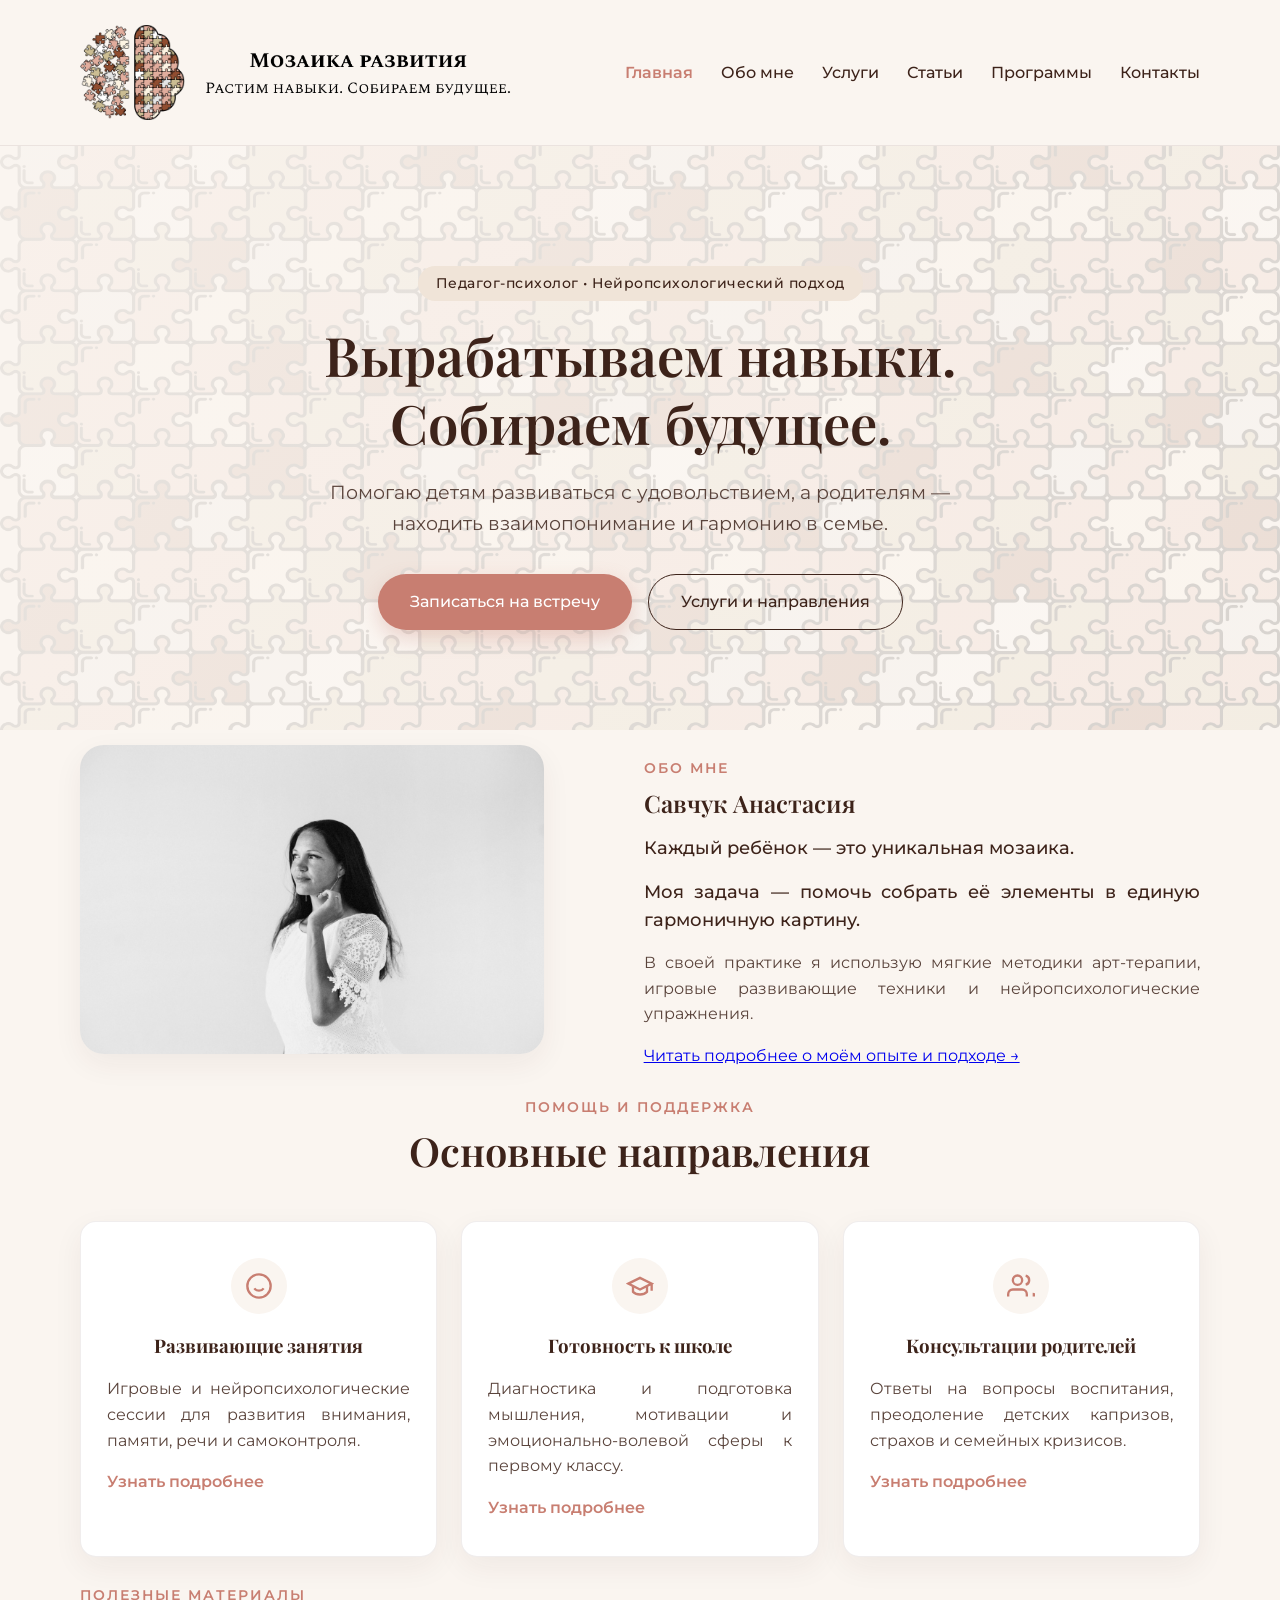
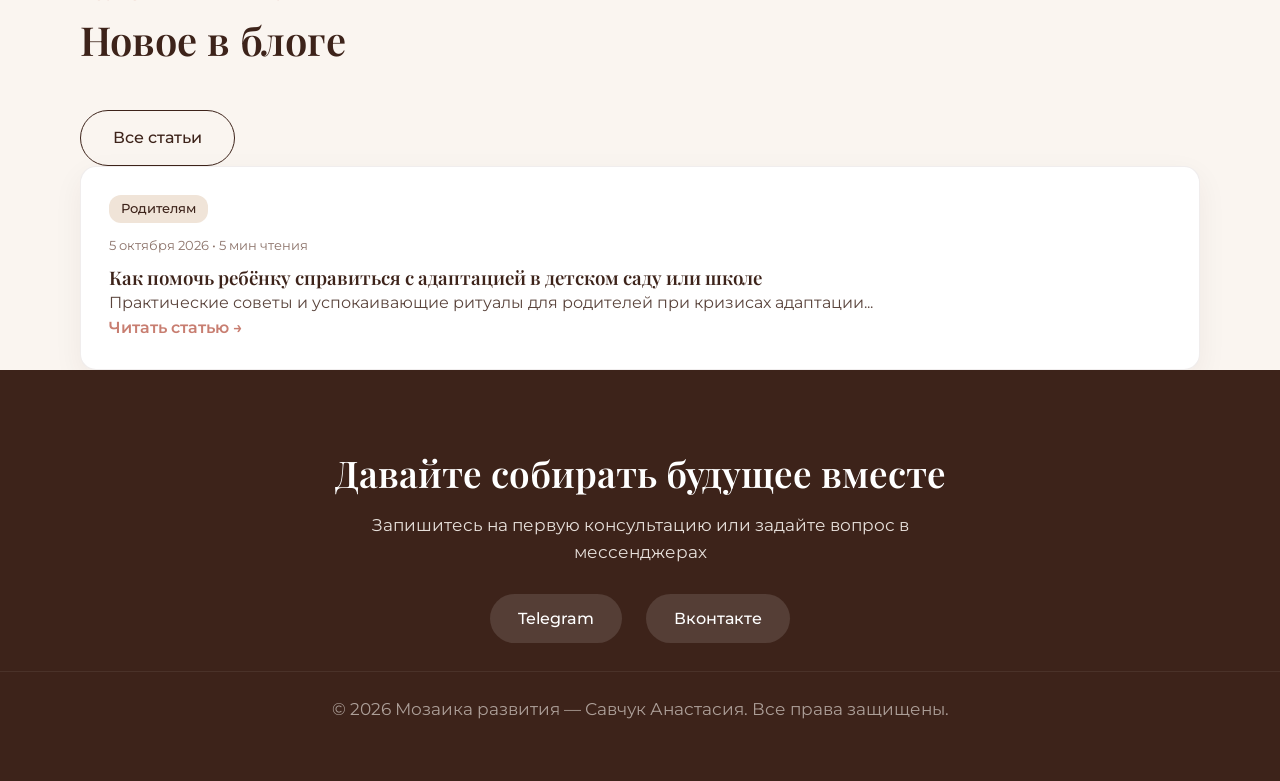
<file: index.html>
<!doctype html>
<html lang="ru">
  <head>
    <!-- Google tag (gtag.js) -->
    <script
      async
      src="https://www.googletagmanager.com/gtag/js?id=G-RBJZE56QLG"
    ></script>
    <script>
      window.dataLayer = window.dataLayer || [];
      function gtag() {
        dataLayer.push(arguments);
      }
      gtag("js", new Date());

      gtag("config", "G-RBJZE56QLG");
    </script>
    <meta charset="UTF-8" />
    <meta name="viewport" content="width=device-width, initial-scale=1.0" />
    <title>Мозаика развития — Савчук Анастасия | Педагог-психолог</title>
    <link rel="stylesheet" href="style.css" />
    <link rel="preconnect" href="https://fonts.googleapis.com" />
    <link rel="preconnect" href="https://fonts.gstatic.com" crossorigin />
    <link
      href="https://fonts.googleapis.com/css2?family=Montserrat:wght@300;400;500;600;700&family=Playfair+Display:ital,wght@0,600;0,700;1,400&display=swap"
      rel="stylesheet"
    />
  </head>
  <body>
    <!-- Шапка сайта -->
    <header class="header">
      <div class="container header-inner">
        <a href="index.html" class="brand">
          <img
            src="only_brain_from_logo.png"
            alt="Логотип"
            class="brand-logo"
          />
          <img
            src="text_from_logo.png"
            alt="Мозаика развития"
            class="brand-text"
          />
        </a>

        <!-- Кнопка мобильного меню -->
        <button class="burger-btn" aria-label="Открыть меню" id="burgerBtn">
          <span></span><span></span><span></span>
        </button>

        <!-- Навигация -->
        <nav class="nav-menu" id="navMenu">
          <a href="index.html" class="active">Главная</a>
          <a href="about.html">Обо мне</a>
          <a href="services.html">Услуги</a>
          <a href="articles.html">Статьи</a>
          <a href="program.html">Программы</a>
          <a href="contacts.html">Контакты</a>
        </nav>

        <!-- <a href="contacts.html#booking" class="btn btn-small header-btn">Записаться</a> -->
      </div>
    </header>

    <!-- Главный экран -->
    <section class="hero">
      <div class="hero-overlay"></div>
      <div class="container hero-content">
        <span class="hero-badge"
          >Педагог-психолог • Нейропсихологический подход</span
        >
        <h1>Вырабатываем навыки.<br />Собираем будущее.</h1>
        <p class="subtitle">
          Помогаю детям развиваться с удовольствием, а родителям — находить
          взаимопонимание и гармонию в семье.
        </p>
        <div class="hero-action">
          <a href="contacts.html#booking" class="btn btn-primary"
            >Записаться на встречу</a
          >
          <a href="services.html" class="btn btn-outline"
            >Услуги и направления</a
          >
        </div>
      </div>
    </section>

    <!-- Краткий блок "Обо мне" -->
    <section class="about-preview">
      <div class="container about-inner">
        <div class="photo-frame">
          <img src="portrait.jpg" alt="Савчук Анастасия" />
        </div>
        <div class="about-text">
          <span class="section-subtitle">Обо мне</span>
          <h2>Савчук Анастасия</h2>
          <p class="lead-text">Каждый ребёнок — это уникальная мозаика.</p>
          <p class="lead-text">
            Моя задача — помочь собрать её элементы в единую гармоничную
            картину.
          </p>
          <p class="principle-card-text-p">
            В своей практике я использую мягкие методики арт-терапии, игровые
            развивающие техники и нейропсихологические упражнения.
          </p>
          <a href="about.html" class="link-more"
            >Читать подробнее о моём опыте и подходе &rarr;</a
          >
        </div>
      </div>
    </section>

    <!-- Популярные услуги -->
    <section class="services-preview">
      <div class="container">
        <div class="section-header text-center">
          <span class="section-subtitle">Помощь и поддержка</span>
          <h2 class="section-title">Основные направления</h2>
        </div>
        <div class="services-grid">
          <div class="service-card">
            <div class="service-icon-box">
              <svg
                width="28"
                height="28"
                viewBox="0 0 24 24"
                fill="none"
                stroke="currentColor"
                stroke-width="2"
              >
                <circle cx="12" cy="12" r="10" />
                <path d="M8 14s1.5 2 4 2 4-2 4-2" />
                <line x1="9" y1="9" x2="9.01" y2="9" />
                <line x1="15" y1="9" x2="15.01" y2="9" />
              </svg>
            </div>
            <h3 class="principle-card-text-h3">Развивающие занятия</h3>
            <p class="principle-card-text-p">
              Игровые и нейропсихологические сессии для развития внимания,
              памяти, речи и самоконтроля.
            </p>
            <a href="services.html" class="card-link">Узнать подробнее</a>
          </div>
          <div class="service-card">
            <div class="service-icon-box">
              <svg
                width="28"
                height="28"
                viewBox="0 0 24 24"
                fill="none"
                stroke="currentColor"
                stroke-width="2"
              >
                <path d="M22 10v6M2 10l10-5 10 5-10 5z" />
                <path d="M6 12v5c3 3 9 3 12 0v-5" />
              </svg>
            </div>
            <h3 class="principle-card-text-h3">Готовность к школе</h3>
            <p class="principle-card-text-p">
              Диагностика и подготовка мышления, мотивации и
              эмоционально-волевой сферы к первому классу.
            </p>
            <a href="services.html" class="card-link">Узнать подробнее</a>
          </div>
          <div class="service-card">
            <div class="service-icon-box">
              <svg
                width="28"
                height="28"
                viewBox="0 0 24 24"
                fill="none"
                stroke="currentColor"
                stroke-width="2"
              >
                <path d="M17 21v-2a4 4 0 0 0-4-4H5a4 4 0 0 0-4 4v2" />
                <circle cx="9" cy="7" r="4" />
                <path d="M23 21v-2a4 4 0 0 1 0 7.75" />
                <path d="M16 3.13a4 4 0 0 1 0 7.75" />
              </svg>
            </div>
            <h3 class="principle-card-text-h3">Консультации родителей</h3>
            <p class="principle-card-text-p">
              Ответы на вопросы воспитания, преодоление детских капризов,
              страхов и семейных кризисов.
            </p>
            <a href="services.html" class="card-link">Узнать подробнее</a>
          </div>
        </div>
      </div>
    </section>

    <!-- Свежие статьи (Превью блога) -->
    <section class="articles-preview">
      <div class="container">
        <div class="section-header flex-header">
          <div>
            <span class="section-subtitle">Полезные материалы</span>
            <h2 class="section-title">Новое в блоге</h2>
          </div>
          <a href="articles.html" class="btn btn-outline">Все статьи</a>
        </div>
        <div class="articles-grid">
          <article class="article-card">
            <div class="article-badge">Родителям</div>
            <div class="article-body">
              <span class="article-date">5 октября 2026 • 5 мин чтения</span>
              <h3>
                Как помочь ребёнку справиться с адаптацией в детском саду или
                школе
              </h3>
              <p>
                Практические советы и успокаивающие ритуалы для родителей при
                кризисах адаптации...
              </p>
              <a href="articles-html\article-adaptaciya-v-detskom-sadu.html" class="card-link"
                >Читать статью &rarr;</a
              >
            </div>
          </article>

        </div>
      </div>
    </section>

    <!-- Подвал -->
    <footer class="footer">
      <div class="container footer-inner">
        <div class="footer-info">
          <h2>Давайте собирать будущее вместе</h2>
          <p>
            Запишитесь на первую консультацию или задайте вопрос в мессенджерах
          </p>
          <div class="social-buttons">
            <a
              href="https://t.me/Stura25"
              class="social-btn telegram"
              target="_blank"
              >Telegram</a
            >
            <a
              href="https://vk.ru/nastenkasavchuk"
              class="social-btn whatsapp"
              target="_blank"
              >Вконтакте</a
            >
          </div>
        </div>
      </div>
      <div class="copyright-bar">
        <p>© 2026 Мозаика развития — Савчук Анастасия. Все права защищены.</p>
      </div>
    </footer>

    <script src="script.js"></script>
  </body>
</html>
</file>
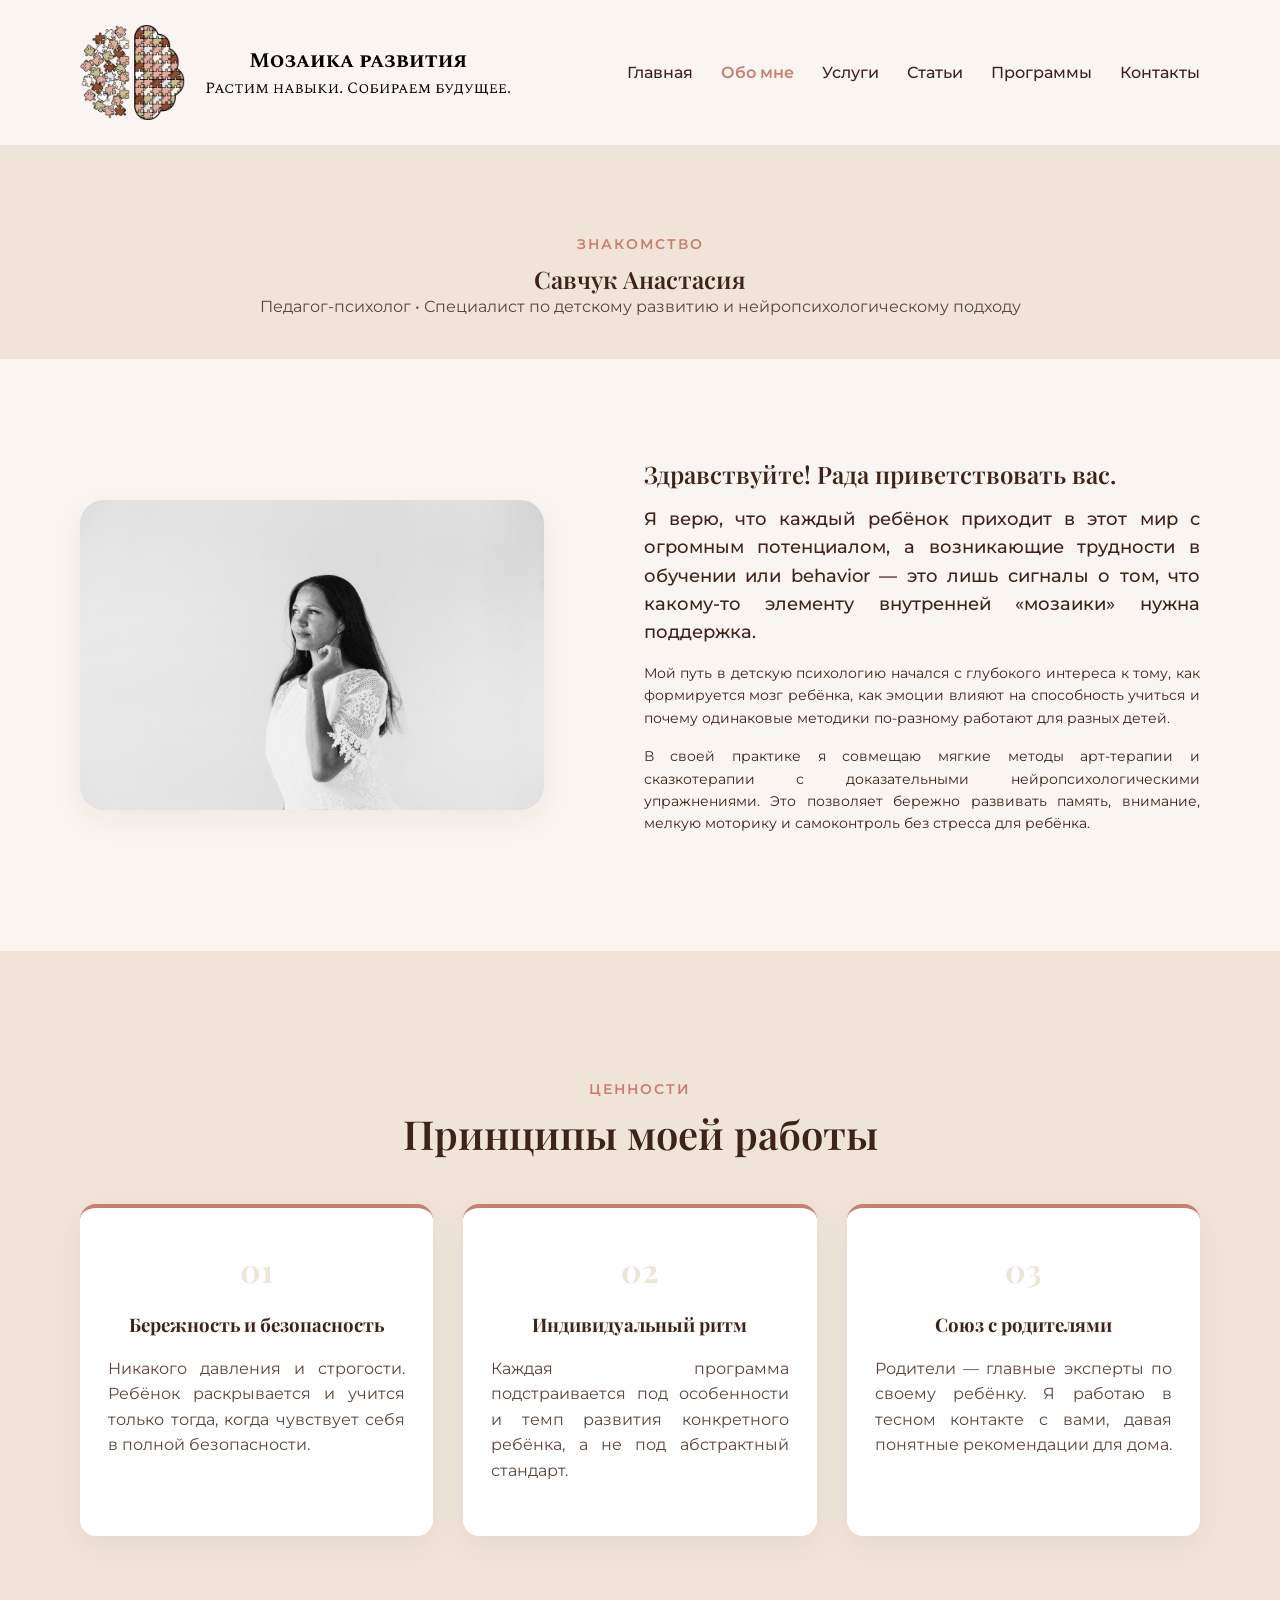
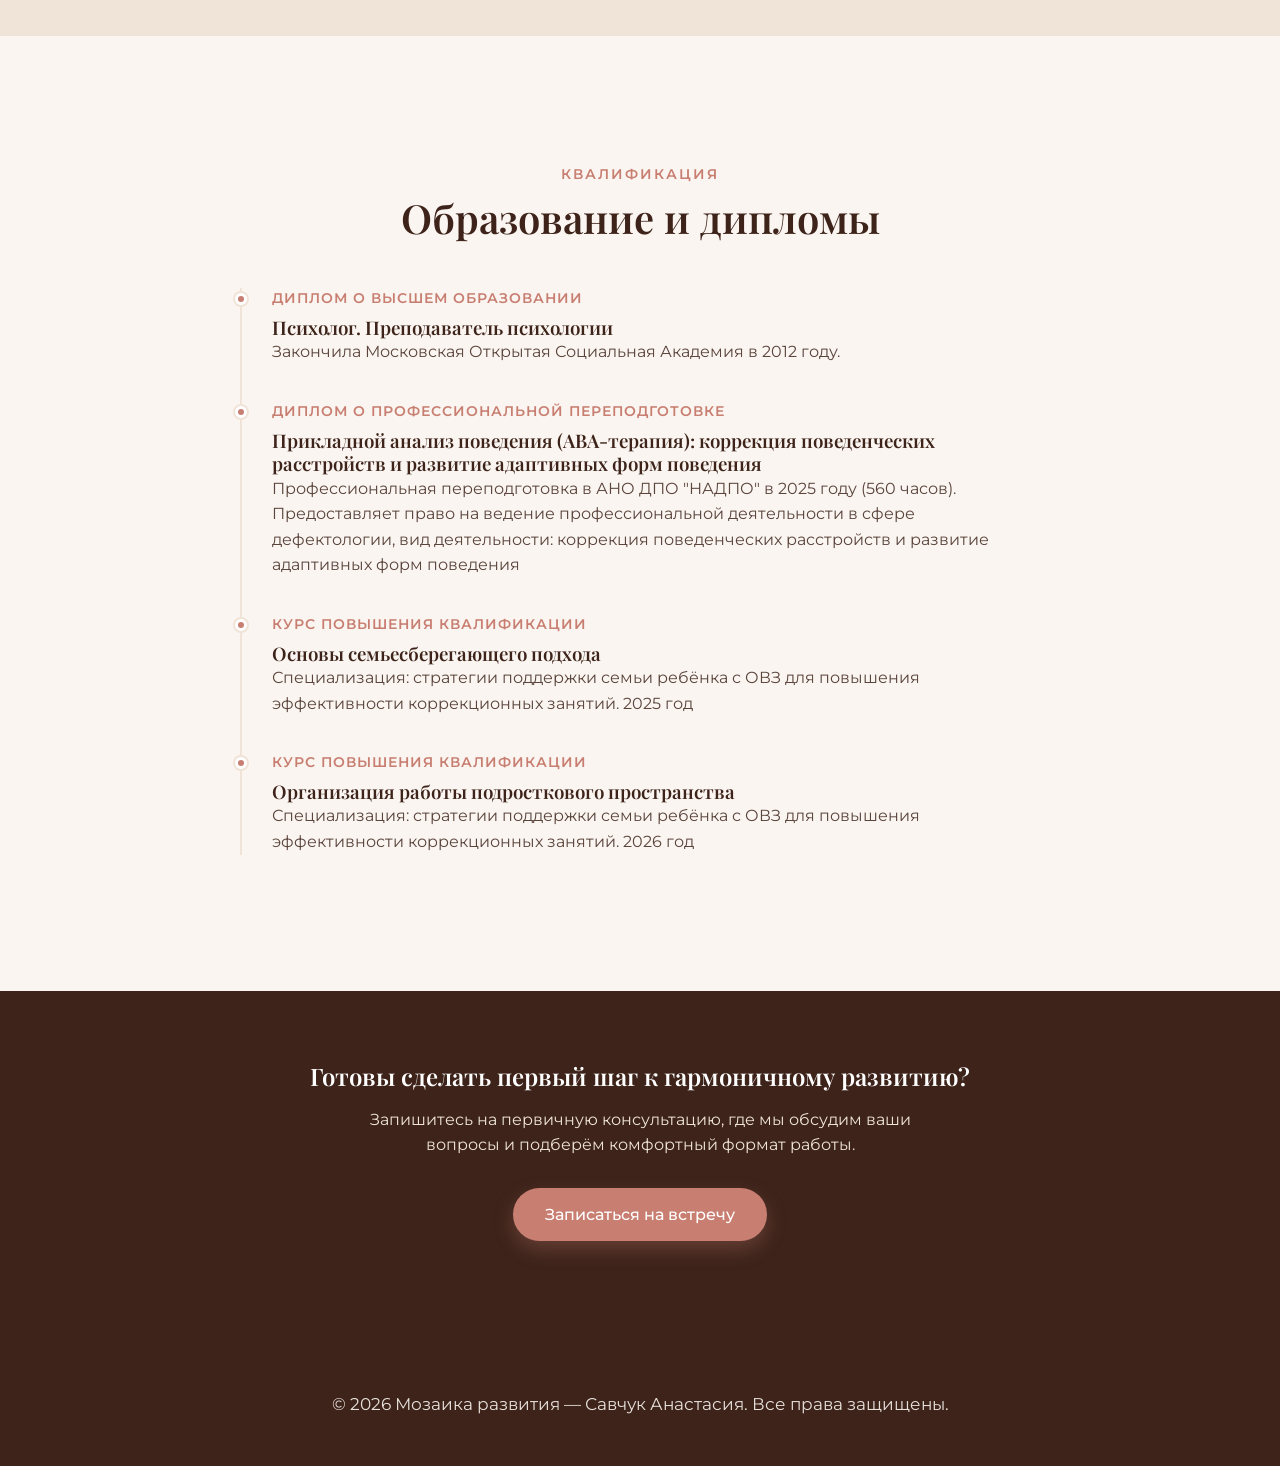
<file: about.html>
<!DOCTYPE html>
<html lang="ru">
<head>
    <!-- Google tag (gtag.js) -->
    <script
      async
      src="https://www.googletagmanager.com/gtag/js?id=G-RBJZE56QLG"
    ></script>
    <script>
      window.dataLayer = window.dataLayer || [];
      function gtag() {
        dataLayer.push(arguments);
      }
      gtag("js", new Date());

      gtag("config", "G-RBJZE56QLG");
    </script>
    <meta charset="UTF-8">
    <meta name="viewport" content="width=device-width, initial-scale=1.0">
    <title>Обо мне — Мозаика развития | Савчук Анастасия</title>
    <link rel="stylesheet" href="style.css">
    <link rel="preconnect" href="https://fonts.googleapis.com">
    <link rel="preconnect" href="https://fonts.gstatic.com" crossorigin>
    <link href="https://fonts.googleapis.com/css2?family=Montserrat:wght@300;400;500;600;700&family=Playfair+Display:ital,wght@0,600;0,700;1,400&display=swap" rel="stylesheet">
</head>
<body>

    <!-- Шапка сайта -->
    <header class="header">
        <div class="container header-inner">
            <a href="index.html" class="brand">
                <img src="only_brain_from_logo.png" alt="Логотип" class="brand-logo">
                <img src="text_from_logo.png" alt="Мозаика развития" class="brand-text">
            </a>

            <!-- Кнопка мобильного меню -->
            <button class="burger-btn" aria-label="Открыть меню" id="burgerBtn">
                <span></span><span></span><span></span>
            </button>

            <!-- Навигация -->
            <nav class="nav-menu" id="navMenu">
                <a href="index.html">Главная</a>
                <a href="about.html" class="active">Обо мне</a>
                <a href="services.html">Услуги</a>
                <a href="articles.html">Статьи</a>
                <a href="program.html">Программы</a>
                <a href="contacts.html">Контакты</a>
            </nav>

            <!-- <a href="contacts.html#booking" class="btn btn-small header-btn">Записаться</a> -->
        </div>
    </header>

    <main class="page-main">
        <!-- Заголовочный блок -->
        <section class="page-hero">
            <div class="container text-center">
                <span class="section-subtitle">Знакомство</span>
                <h1>Савчук Анастасия</h1>
                <p class="subtitle">Педагог-психолог • Специалист по детскому развитию и нейропсихологическому подходу</p>
            </div>
        </section>

        <!-- Подробная история и подход -->
        <section class="about-detail">
            <div class="container">
                <div class="about-grid">
                    <div class="about-portrait-box">
                        <img src="portrait.jpg" alt="Савчук Анастасия" class="about-main-img">
                    </div>

                    <div class="about-story">
                        <h2>Здравствуйте! Рада приветствовать вас.</h2>
                        <p class="lead-text">
                            Я верю, что каждый ребёнок приходит в этот мир с огромным потенциалом, а возникающие трудности в обучении или behavior — это лишь сигналы о том, что какому-то элементу внутренней «мозаики» нужна поддержка.
                        </p>
                        <p class="lead-text-mini">
                            Мой путь в детскую психологию начался с глубокого интереса к тому, как формируется мозг ребёнка, как эмоции влияют на способность учиться и почему одинаковые методики по-разному работают для разных детей.
                        </p>
                        <p class="lead-text-mini">
                            В своей практике я совмещаю мягкие методы арт-терапии и сказкотерапии с доказательными нейропсихологическими упражнениями. Это позволяет бережно развивать память, внимание, мелкую моторику и самоконтроль без стресса для ребёнка.
                        </p>
                    </div>
                </div>
            </div>
        </section>

        <!-- Принципы работы -->
        <section class="principles-section">
            <div class="container">
                <div class="section-header text-center">
                    <span class="section-subtitle">Ценности</span>
                    <h2 class="section-title">Принципы моей работы</h2>
                </div>

                <div class="principles-grid">
                    <div class="principle-card">
                        <div class="principle-num">01</div>
                        <h3 class="principle-card-text-h3">Бережность и безопасность</h3>
                        <p class="principle-card-text-p">Никакого давления и строгости. Ребёнок раскрывается и учится только тогда, когда чувствует себя в полной безопасности.</p>
                    </div>

                    <div class="principle-card">
                        <div class="principle-num">02</div>
                        <h3 class="principle-card-text-h3">Индивидуальный ритм</h3>
                        <p class="principle-card-text-p">Каждая программа подстраивается под особенности и темп развития конкретного ребёнка, а не под абстрактный стандарт.</p>
                    </div>

                    <div class="principle-card">
                        <div class="principle-num">03</div>
                        <h3 class="principle-card-text-h3">Союз с родителями</h3>
                        <p class="principle-card-text-p">Родители — главные эксперты по своему ребёнку. Я работаю в тесном контакте с вами, давая понятные рекомендации для дома.</p>
                    </div>
                </div>
            </div>
        </section>

        <!-- Образование и дипломы -->
        <section class="education-section">
            <div class="container">
                <div class="section-header text-center">
                    <span class="section-subtitle">Квалификация</span>
                    <h2 class="section-title">Образование и дипломы</h2>
                </div>

                <div class="education-timeline">
                    <div class="timeline-item">
                        <div class="timeline-year">Диплом о высшем образовании</div>
                        <div class="timeline-content">
                            <h3>Психолог. Преподаватель психологии</h3>
                            <p>Закончила Московская Открытая Социальная Академия в 2012 году.</p>
                        </div>
                    </div>

                    <div class="timeline-item">
                        <div class="timeline-year">Диплом о профессиональной переподготовке</div>
                        <div class="timeline-content">
                            <h3>Прикладной анализ поведения (АВА-терапия): коррекция поведенческих расстройств и развитие адаптивных форм поведения</h3>
                            <p>Профессиональная переподготовка в АНО ДПО "НАДПО" в 2025 году (560 часов). 
                                Предоставляет право на ведение профессиональной деятельности в сфере дефектологии, вид деятельности: коррекция поведенческих расстройств и развитие адаптивных форм поведения
                            </p>
                        </div>
                    </div>

                    <div class="timeline-item">
                        <div class="timeline-year">Курс повышения квалификации</div>
                        <div class="timeline-content">
                            <h3>Основы семьесберегающего подхода</h3>
                            <p>Специализация: стратегии поддержки семьи ребёнка с ОВЗ для повышения эффективности коррекционных занятий. 2025 год</p>
                        </div>
                    </div>

                    <div class="timeline-item">
                        <div class="timeline-year">Курс повышения квалификации</div>
                        <div class="timeline-content">
                            <h3>Организация работы подросткового пространства</h3>
                            <p>Специализация: стратегии поддержки семьи ребёнка с ОВЗ для повышения эффективности коррекционных занятий. 2026 год</p>
                        </div>
                    </div>
                </div>
            </div>
        </section>

        <!-- Блок призыва к действию -->
        <section class="cta-section">
            <div class="container text-center">
                <h2>Готовы сделать первый шаг к гармоничному развитию?</h2>
                <p>Запишитесь на первичную консультацию, где мы обсудим ваши вопросы и подберём комфортный формат работы.</p>
                <a href="contacts.html#booking" class="btn btn-primary">Записаться на встречу</a>
            </div>
        </section>
    </main>

    <!-- Подвал -->
    <footer class="footer">
        <div class="container footer-inner text-center">
            <p>© 2026 Мозаика развития — Савчук Анастасия. Все права защищены.</p>
        </div>
    </footer>

    <script src="script.js"></script>
</body>
</html>
</file>
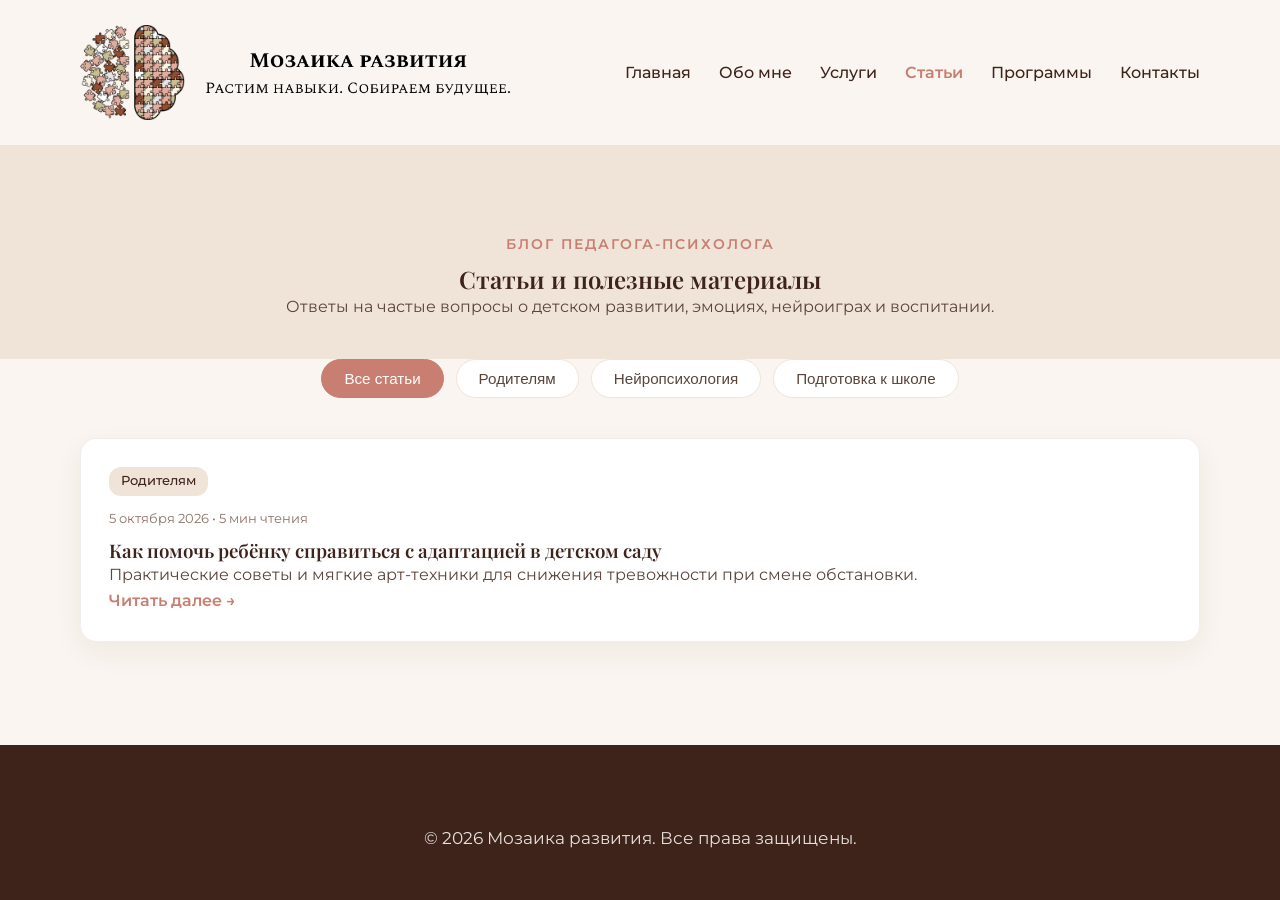
<file: articles.html>
<!DOCTYPE html>
<html lang="ru">
<head>
    <!-- Google tag (gtag.js) -->
    <script
      async
      src="https://www.googletagmanager.com/gtag/js?id=G-RBJZE56QLG"
    ></script>
    <script>
      window.dataLayer = window.dataLayer || [];
      function gtag() {
        dataLayer.push(arguments);
      }
      gtag("js", new Date());

      gtag("config", "G-RBJZE56QLG");
    </script>
    <meta charset="UTF-8">
    <meta name="viewport" content="width=device-width, initial-scale=1.0">
    <title>Статьи и материалы — Мозаика развития</title>
    <link rel="stylesheet" href="style.css">
    <link href="https://fonts.googleapis.com/css2?family=Montserrat:wght@300;400;500;600;700&family=Playfair+Display:wght@600;700&display=swap" rel="stylesheet">
</head>
<body>

    <header class="header">
        <div class="container header-inner">
            <a href="index.html" class="brand">
                <img src="only_brain_from_logo.png" alt="Логотип" class="brand-logo">
                <img src="text_from_logo.png" alt="Мозаика развития" class="brand-text">
            </a>
            <button class="burger-btn" aria-label="Открыть меню" id="burgerBtn">
                <span></span><span></span><span></span>
            </button>
            <nav class="nav-menu" id="navMenu">
                <a href="index.html">Главная</a>
                <a href="about.html">Обо мне</a>
                <a href="services.html">Услуги</a>
                <a href="articles.html" class="active">Статьи</a>
                <a href="program.html">Программы</a>
                <a href="contacts.html">Контакты</a>
            </nav>
            <!-- <a href="contacts.html#booking" class="btn btn-small header-btn">Записаться</a> -->
        </div>
    </header>

    <main class="page-main">
        <section class="page-hero">
            <div class="container text-center">
                <span class="section-subtitle">Блог педагога-психолога</span>
                <h1>Статьи и полезные материалы</h1>
                <p class="subtitle">Ответы на частые вопросы о детском развитии, эмоциях, нейроиграх и воспитании.</p>
            </div>
        </section>

        <section class="articles-section">
            <div class="container">
                <!-- Интерактивные фильтры по категориям -->
                <div class="filter-tabs" id="filterTabs">
                    <button class="filter-btn active" data-category="all">Все статьи</button>
                    <button class="filter-btn" data-category="parents">Родителям</button>
                    <button class="filter-btn" data-category="neuro">Нейропсихология</button>
                    <button class="filter-btn" data-category="school">Подготовка к школе</button>
                </div>

                <!-- Сетевой список статей -->
                <div class="articles-grid" id="articlesGrid">
                    
                    <article class="article-card" data-category="parents">
                        <div class="article-badge">Родителям</div>
                        <div class="article-body">
                            <span class="article-date">5 октября 2026 • 5 мин чтения</span>
                            <h3>Как помочь ребёнку справиться с адаптацией в детском саду</h3>
                            <p>Практические советы и мягкие арт-техники для снижения тревожности при смене обстановки.</p>
                            <a href="articles-html\article-adaptaciya-v-detskom-sadu.html" class="card-link">Читать далее &rarr;</a>
                        </div>
                    </article>

                </div>
            </div>
        </section>
    </main>

    <footer class="footer">
        <div class="container footer-inner text-center">
            <p>© 2026 Мозаика развития. Все права защищены.</p>
        </div>
    </footer>

    <script src="script.js"></script>
</body>
</html>
</file>
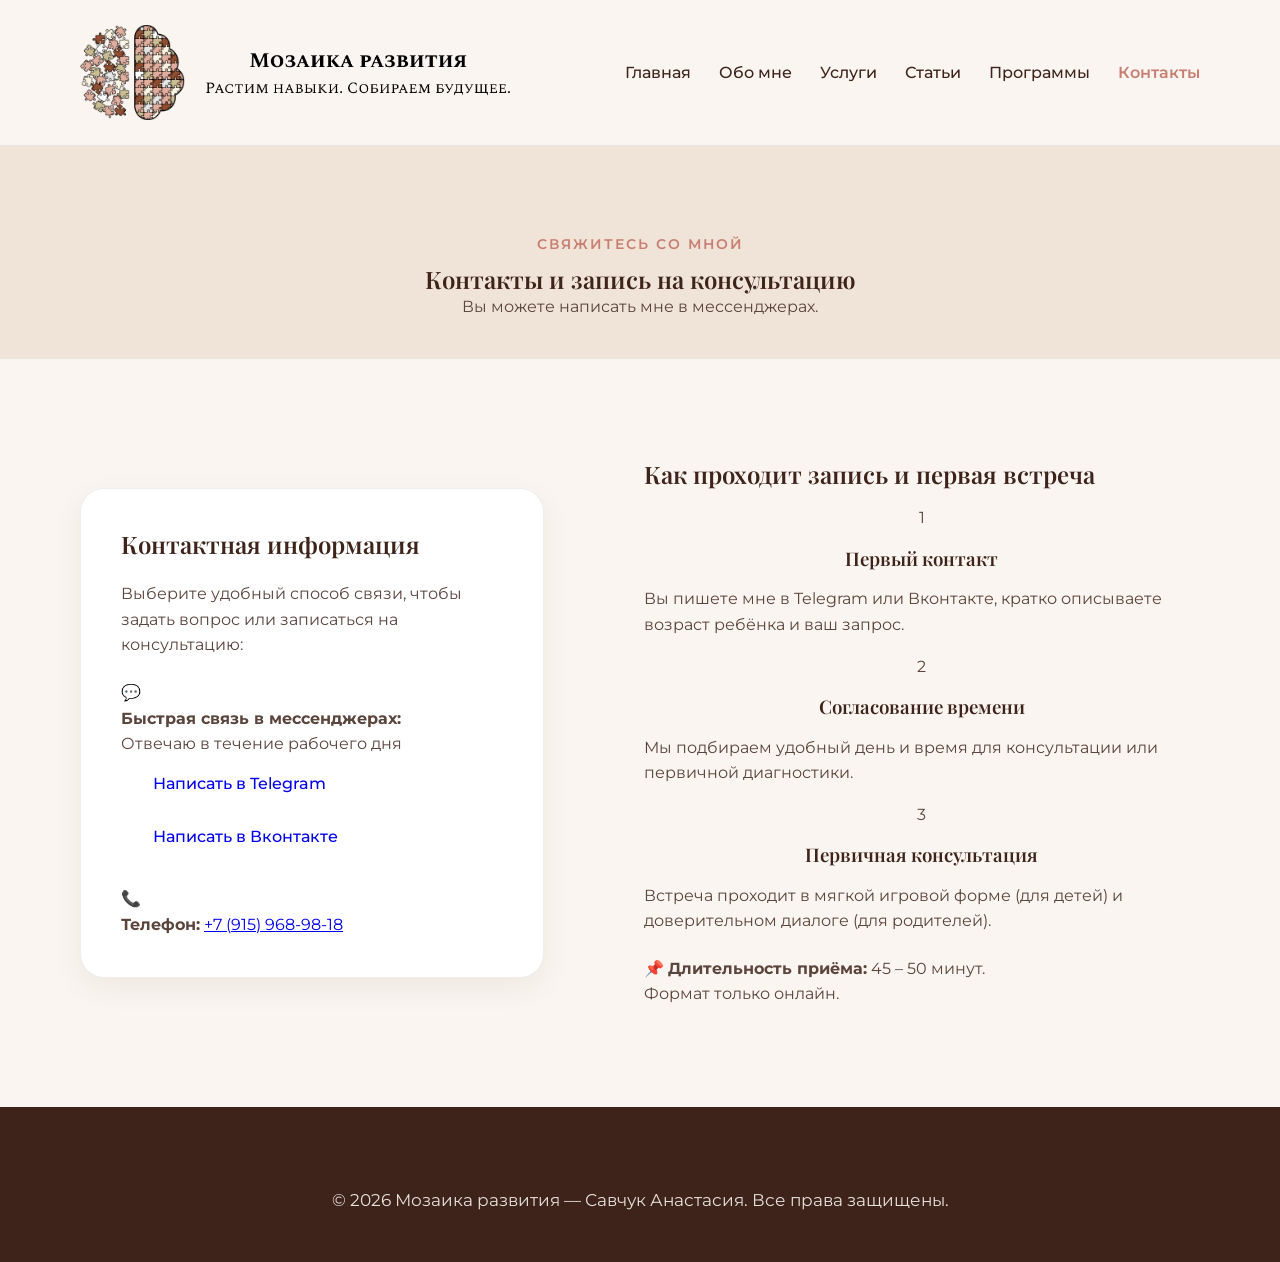
<file: contacts.html>
<!doctype html>
<html lang="ru">
  <head>
    <!-- Google tag (gtag.js) -->
    <script
      async
      src="https://www.googletagmanager.com/gtag/js?id=G-RBJZE56QLG"
    ></script>
    <script>
      window.dataLayer = window.dataLayer || [];
      function gtag() {
        dataLayer.push(arguments);
      }
      gtag("js", new Date());

      gtag("config", "G-RBJZE56QLG");
    </script>
    <meta charset="UTF-8" />
    <meta name="viewport" content="width=device-width, initial-scale=1.0" />
    <title>Контакты и Запись — Мозаика развития</title>
    <link rel="stylesheet" href="style.css" />
    <link rel="preconnect" href="https://fonts.googleapis.com" />
    <link rel="preconnect" href="https://fonts.gstatic.com" crossorigin />
    <link
      href="https://fonts.googleapis.com/css2?family=Montserrat:wght@300;400;500;600;700&family=Playfair+Display:wght@600;700&display=swap"
      rel="stylesheet"
    />
  </head>
  <body>
    <!-- Шапка -->
    <header class="header">
      <div class="container header-inner">
        <a href="index.html" class="brand">
          <img
            src="only_brain_from_logo.png"
            alt="Логотип"
            class="brand-logo"
          />
          <img
            src="text_from_logo.png"
            alt="Мозаика развития"
            class="brand-text"
          />
        </a>
        <button class="burger-btn" aria-label="Открыть меню" id="burgerBtn">
          <span></span><span></span><span></span>
        </button>
        <nav class="nav-menu" id="navMenu">
          <a href="index.html">Главная</a>
          <a href="about.html">Обо мне</a>
          <a href="services.html">Услуги</a>
          <a href="articles.html">Статьи</a>
          <a href="program.html">Программы</a>
          <a href="contacts.html" class="active">Контакты</a>
        </nav>
        <!-- <a href="contacts.html#booking" class="btn btn-small header-btn">Записаться</a> -->
      </div>
    </header>

    <main class="page-main">
      <section class="page-hero">
        <div class="container text-center">
          <span class="section-subtitle">Свяжитесь со мной</span>
          <h1>Контакты и запись на консультацию</h1>
          <p class="subtitle">
            Вы можете написать мне в мессенджерах.
          </p>
        </div>
      </section>

      <section class="contacts-section">
        <div class="container">
          <div class="contacts-grid">
            <!-- Левая колонка: Контактные данные и прямой переход -->
            <div class="contact-card-box">
              <h2>Контактная информация</h2>
              <p class = "info-note">
                Выберите удобный способ связи, чтобы задать вопрос или
                записаться на консультацию:
              </p>

              <div class="contact-detail-item">
                <span class="icon">💬</span>
                <div>
                  <strong>Быстрая связь в мессенджерах:</strong>
                  <p class="small-text">Отвечаю в течение рабочего дня</p>
                  <div class="messengers-buttons">
                    <a
                      href="https://t.me/Stura25"
                      target="_blank"
                      class="btn btn-social telegram"
                    >
                      Написать в Telegram
                    </a>
                    <a
                      href="https://vk.ru/nastenkasavchuk"
                      target="_blank"
                      class="btn btn-social VK"
                    >
                      Написать в Вконтакте
                    </a>
                  </div>
                </div>
              </div>

              <div class="contact-detail-item">
                <span class="icon">📞</span>
                <div>
                  <strong>Телефон:</strong>
                  <a href="tel:+79159689818" class="phone-link"
                    >+7 (915) 968-98-18</a
                  >
                </div>
              </div>
            </div>

            <!-- Правая колонка: Как проходит первая встреча (Полезная информация вместо формы) -->
            <div class="process-card-box">
              <h2>Как проходит запись и первая встреча</h2>

              <div class="process-steps">
                <div class="process-step">
                  <div class="step-num">1</div>
                  <div class="step-info">
                    <h3 class="step-num">Первый контакт</h3>
                    <p>
                      Вы пишете мне в Telegram или Вконтакте, кратко описываете
                      возраст ребёнка и ваш запрос.
                    </p>
                  </div>
                </div>

                <div class="process-step">
                  <div class="step-num">2</div>
                  <div class="step-info">
                    <h3 class="step-num">Согласование времени</h3>
                    <p>
                      Мы подбираем удобный день и время для консультации или
                      первичной диагностики.
                    </p>
                  </div>
                </div>

                <div class="process-step">
                  <div class="step-num">3</div>
                  <div class="step-info">
                    <h3 class="step-num">Первичная консультация</h3>
                    <p>
                      Встреча проходит в мягкой игровой форме (для детей) и
                      доверительном диалоге (для родителей).
                    </p>
                  </div>
                </div>
              </div>

              <div class="info-note">
                📌 <strong>Длительность приёма:</strong> 45 – 50 минут.<br />
                Формат только онлайн.
              </div>
            </div>
          </div>
        </div>
      </section>
    </main>

    <footer class="footer">
      <div class="container footer-inner text-center">
        <p>© 2026 Мозаика развития — Савчук Анастасия. Все права защищены.</p>
      </div>
    </footer>

    <script src="script.js"></script>
  </body>
</html>
</file>
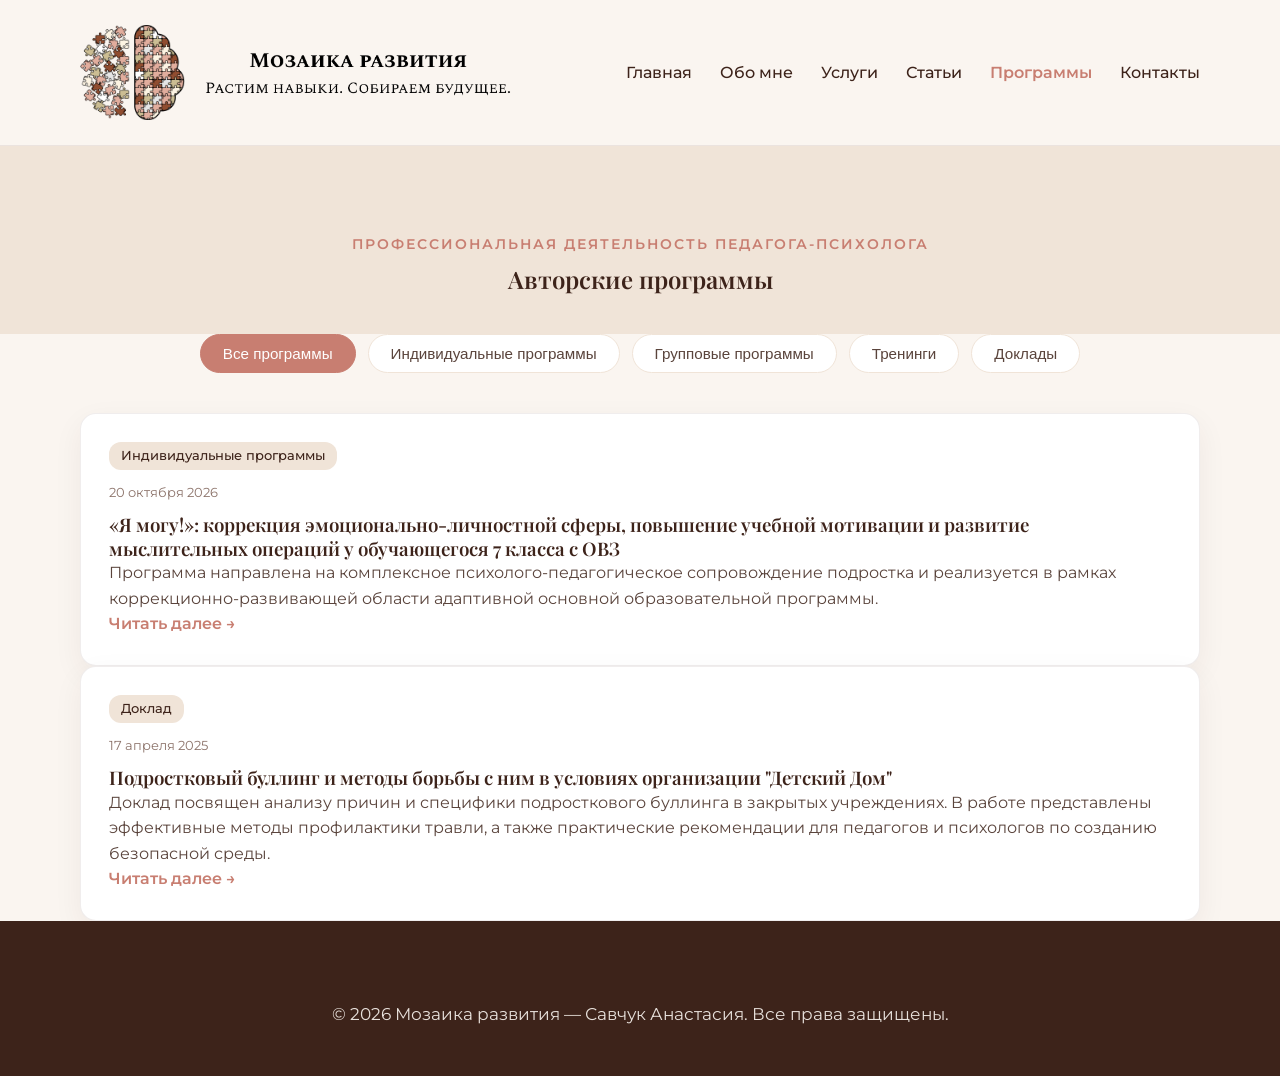
<file: program.html>
<!doctype html>
<html lang="ru">
  <head>
    <!-- Google tag (gtag.js) -->
    <script
      async
      src="https://www.googletagmanager.com/gtag/js?id=G-RBJZE56QLG"
    ></script>
    <script>
      window.dataLayer = window.dataLayer || [];
      function gtag() {
        dataLayer.push(arguments);
      }
      gtag("js", new Date());

      gtag("config", "G-RBJZE56QLG");
    </script>
    <meta charset="UTF-8" />
    <meta name="viewport" content="width=device-width, initial-scale=1.0" />
    <title>Контакты и Запись — Мозаика развития</title>
    <link rel="stylesheet" href="style.css" />
    <link rel="preconnect" href="https://fonts.googleapis.com" />
    <link rel="preconnect" href="https://fonts.gstatic.com" crossorigin />
    <link
      href="https://fonts.googleapis.com/css2?family=Montserrat:wght@300;400;500;600;700&family=Playfair+Display:wght@600;700&display=swap"
      rel="stylesheet"
    />
  </head>
  <body>
    <!-- Шапка -->
    <header class="header">
      <div class="container header-inner">
        <a href="index.html" class="brand">
          <img
            src="only_brain_from_logo.png"
            alt="Логотип"
            class="brand-logo"
          />
          <img
            src="text_from_logo.png"
            alt="Мозаика развития"
            class="brand-text"
          />
        </a>
        <button class="burger-btn" aria-label="Открыть меню" id="burgerBtn">
          <span></span><span></span><span></span>
        </button>
        <nav class="nav-menu" id="navMenu">
          <a href="index.html">Главная</a>
          <a href="about.html">Обо мне</a>
          <a href="services.html">Услуги</a>
          <a href="articles.html">Статьи</a>
          <a href="program.html" class="active">Программы</a>
          <a href="contacts.html">Контакты</a>
        </nav>
        <!-- <a href="contacts.html#booking" class="btn btn-small header-btn">Записаться</a> -->
      </div>
    </header>

    <main class="page-main">
      <section class="page-hero">
        <div class="container text-center">
          <span class="section-subtitle"
            >Профессиональная деятельность педагога-психолога</span
          >
          <h1>Авторские программы</h1>
        </div>
      </section>

      <section class="articles-section">
        <div class="container">
          <!-- Интерактивные фильтры по категориям -->
          <div class="filter-tabs" id="filterTabs">
            <button class="filter-btn active" data-category="all">
              Все программы
            </button>
            <button class="filter-btn" data-category="parents">
              Индивидуальные программы
            </button>
            <button class="filter-btn" data-category="neuro">
              Групповые программы
            </button>
            <button class="filter-btn" data-category="school">Тренинги</button>
            <button class="filter-btn" data-category="report">Доклады</button>
          </div>

          <!-- Сетевой список статей -->
          <div class="articles-grid" id="articlesGrid">
            <article class="article-card" data-category="parents">
              <div class="article-badge">Индивидуальные программы</div>
              <div class="article-body">
                <span class="article-date">20 октября 2026</span>
                <h3>
                  «Я могу!»: коррекция эмоционально-личностной сферы, повышение
                  учебной мотивации и развитие мыслительных операций у
                  обучающегося 7 класса с ОВЗ
                </h3>
                <p>
                  Программа направлена на комплексное психолого-педагогическое 
                  сопровождение подростка и реализуется в рамках коррекционно-развивающей области адаптивной основной образовательной программы.
                </p>
                <a href="programs-html\program-ya-mogu-7-class-ovz.html" class="card-link"
                  >Читать далее &rarr;</a
                >
              </div>
            </article>

            <article class="article-card" data-category="report">
              <div class="article-badge">Доклад</div>
              <div class="article-body">
                <span class="article-date">17 апреля 2025</span>
                <h3>
                  Подростковый буллинг и методы борьбы с ним в условиях организации "Детский Дом"
                </h3>
                <p>
                  Доклад посвящен анализу причин и специфики подросткового буллинга в закрытых учреждениях. 
                  В работе представлены эффективные методы профилактики травли, 
                  а также практические рекомендации для педагогов и психологов по созданию безопасной среды.
                </p>
                <a href="programs-html\bulling-v-detskom-dome.html" class="card-link"
                  >Читать далее &rarr;</a
                >
              </div>
            </article>

            
          </div>
        </div>
      </section>
    </main>

    <footer class="footer">
      <div class="container footer-inner text-center">
        <p>© 2026 Мозаика развития — Савчук Анастасия. Все права защищены.</p>
      </div>
    </footer>

    <script src="script.js"></script>
  </body>
</html>
</file>
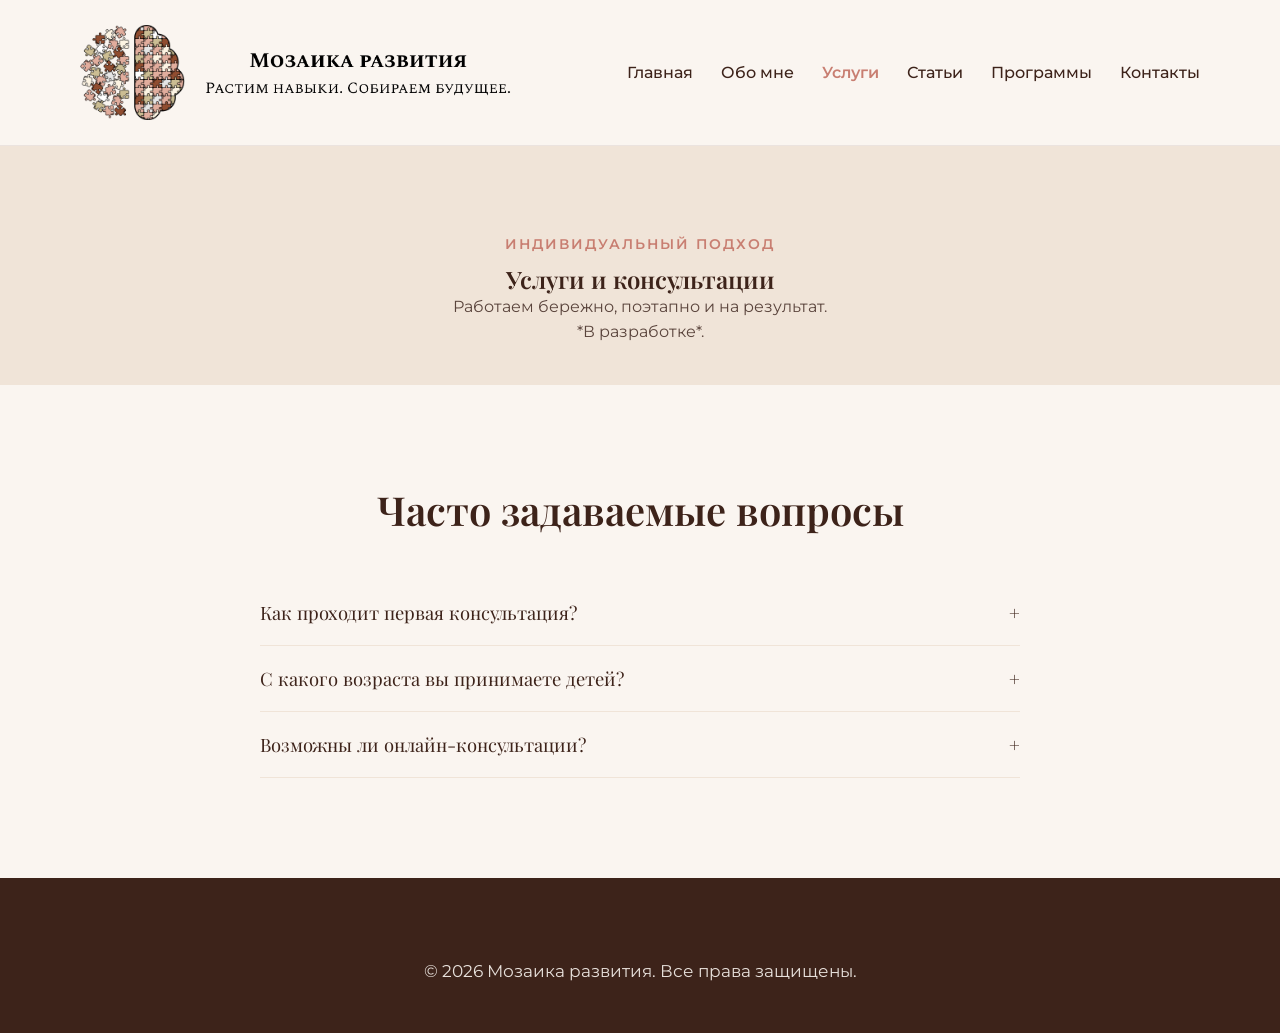
<file: services.html>
<!DOCTYPE html>
<html lang="ru">
<head>
    <!-- Google tag (gtag.js) -->
    <script
      async
      src="https://www.googletagmanager.com/gtag/js?id=G-RBJZE56QLG"
    ></script>
    <script>
      window.dataLayer = window.dataLayer || [];
      function gtag() {
        dataLayer.push(arguments);
      }
      gtag("js", new Date());

      gtag("config", "G-RBJZE56QLG");
    </script>
    <meta charset="UTF-8">
    <meta name="viewport" content="width=device-width, initial-scale=1.0">
    <title>Услуги и цены — Мозаика развития</title>
    <link rel="stylesheet" href="style.css">
    <link href="https://fonts.googleapis.com/css2?family=Montserrat:wght@300;400;500;600;700&family=Playfair+Display:wght@600;700&display=swap" rel="stylesheet">
</head>
<body>

    <header class="header">
        <div class="container header-inner">
            <a href="index.html" class="brand">
                <img src="only_brain_from_logo.png" alt="Логотип" class="brand-logo">
                <img src="text_from_logo.png" alt="Мозаика развития" class="brand-text">
            </a>
            <button class="burger-btn" aria-label="Открыть меню" id="burgerBtn">
                <span></span><span></span><span></span>
            </button>
            <nav class="nav-menu" id="navMenu">
                <a href="index.html">Главная</a>
                <a href="about.html">Обо мне</a>
                <a href="services.html" class="active">Услуги</a>
                <a href="articles.html">Статьи</a>
                <a href="program.html">Программы</a>
                <a href="contacts.html">Контакты</a>
            </nav>
            <!-- <a href="contacts.html#booking" class="btn btn-small header-btn">Записаться</a> -->
        </div>
    </header>

    <main class="page-main">
        <section class="page-hero">
            <div class="container text-center">
                <span class="section-subtitle">Индивидуальный подход</span>
                <h1>Услуги и консультации</h1>
                <p class="subtitle">Работаем бережно, поэтапно и на результат.</p>
                <p class="subtitle">*В разработке*.</p>
            </div>
        </section>

        <!-- Интерактивный блок FAQ (Частые вопросы) -->
        <section class="faq-section">
            <div class="container">
                <h2 class="section-title text-center">Часто задаваемые вопросы</h2>
                <div class="accordion">
                    <div class="accordion-item">
                        <button class="accordion-header">
                            Как проходит первая консультация?
                            <span class="accordion-icon">+</span>
                        </button>
                        <div class="accordion-content">
                            <p>Первая встреча проходит с родителями (или родителями вместе с ребёнком). Мы разбираем волнующий вопрос, проводим первичную беседу и составляем план дальнейшей работы.</p>
                        </div>
                    </div>

                    <div class="accordion-item">
                        <button class="accordion-header">
                            С какого возраста вы принимаете детей?
                            <span class="accordion-icon">+</span>
                        </button>
                        <div class="accordion-content">
                            <p>Я работаю с детьми от 3 до 12 лет, а также провожу консультации для родителей детей любого возраста.</p>
                        </div>
                    </div>

                    <div class="accordion-item">
                        <button class="accordion-header">
                            Возможны ли онлайн-консультации?
                            <span class="accordion-icon">+</span>
                        </button>
                        <div class="accordion-content">
                            <p>Да, индивидуальные консультации для родителей и диагностические встречи можно проводить онлайн в формате видеосвязи.</p>
                        </div>
                    </div>
                </div>
            </div>
        </section>
    </main>

    <footer class="footer">
        <div class="container footer-inner text-center">
            <p>© 2026 Мозаика развития. Все права защищены.</p>
        </div>
    </footer>

    <script src="script.js"></script>
</body>
</html>
</file>
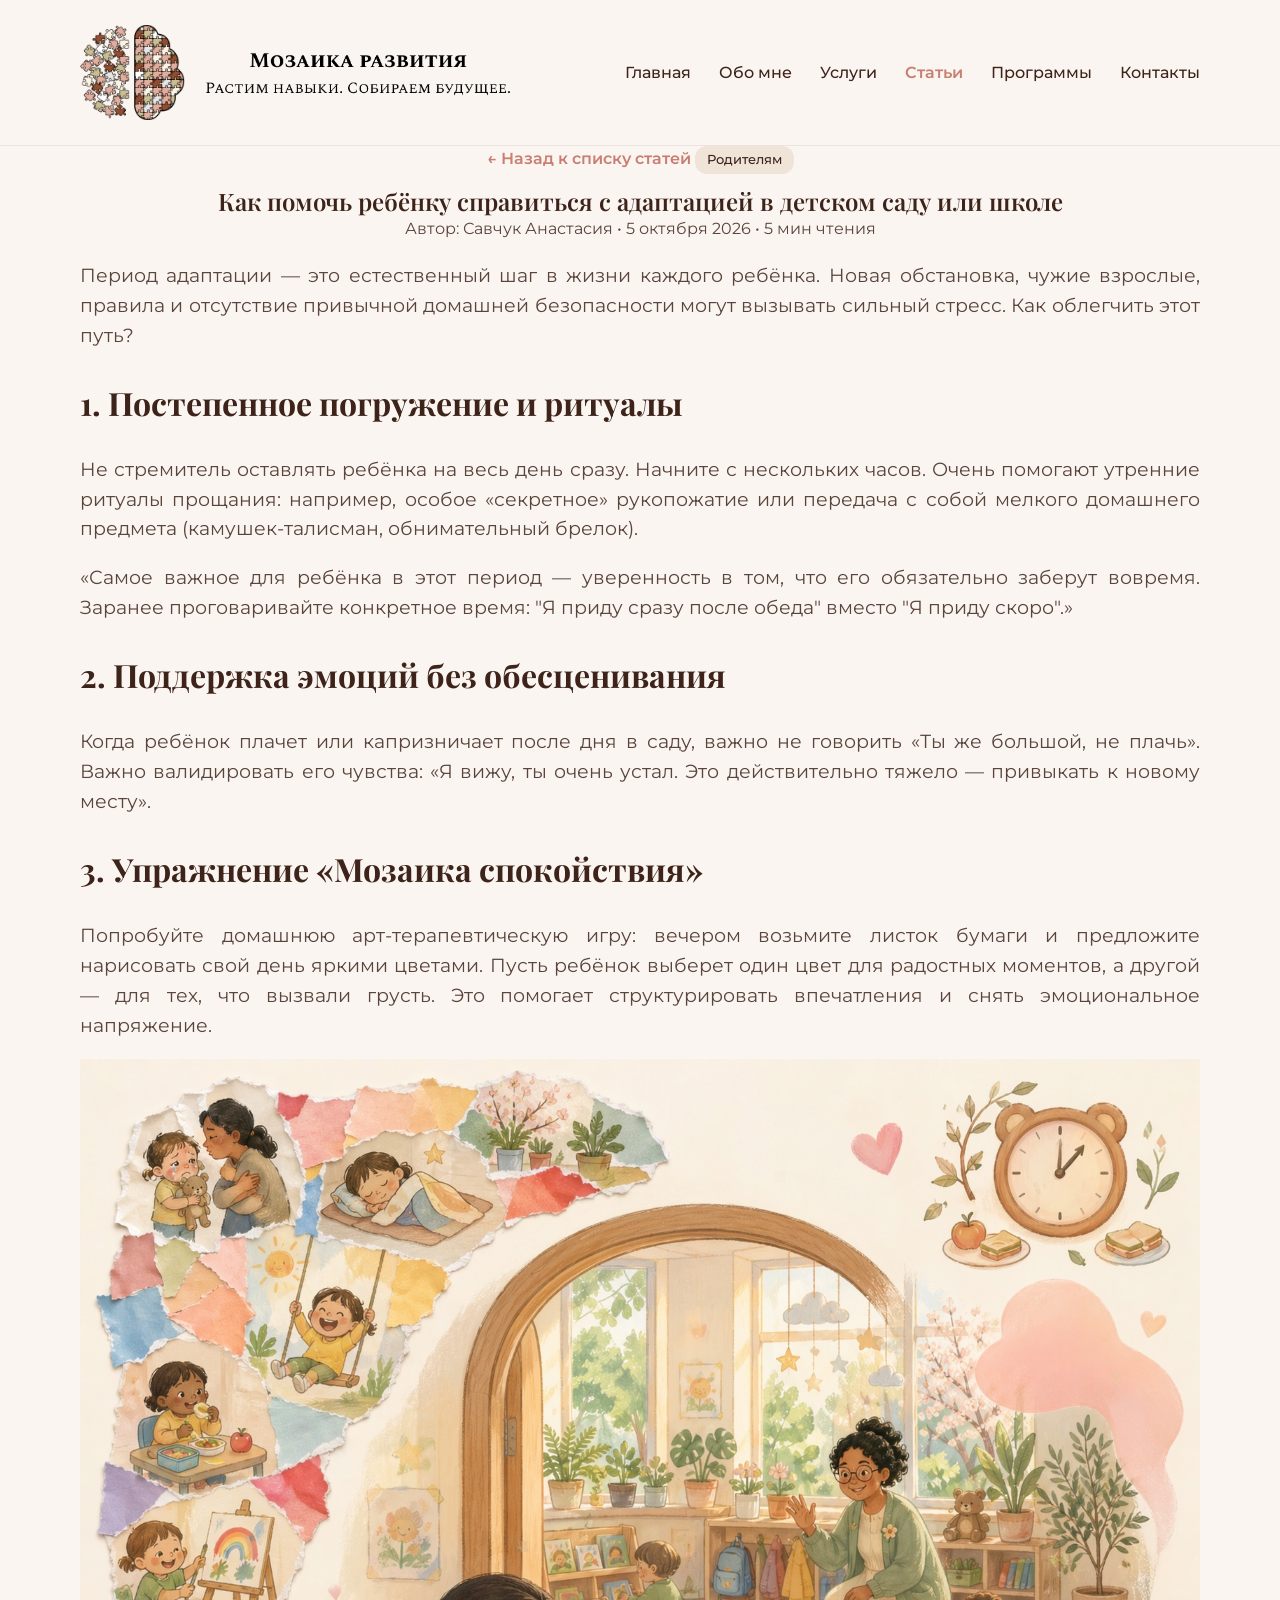
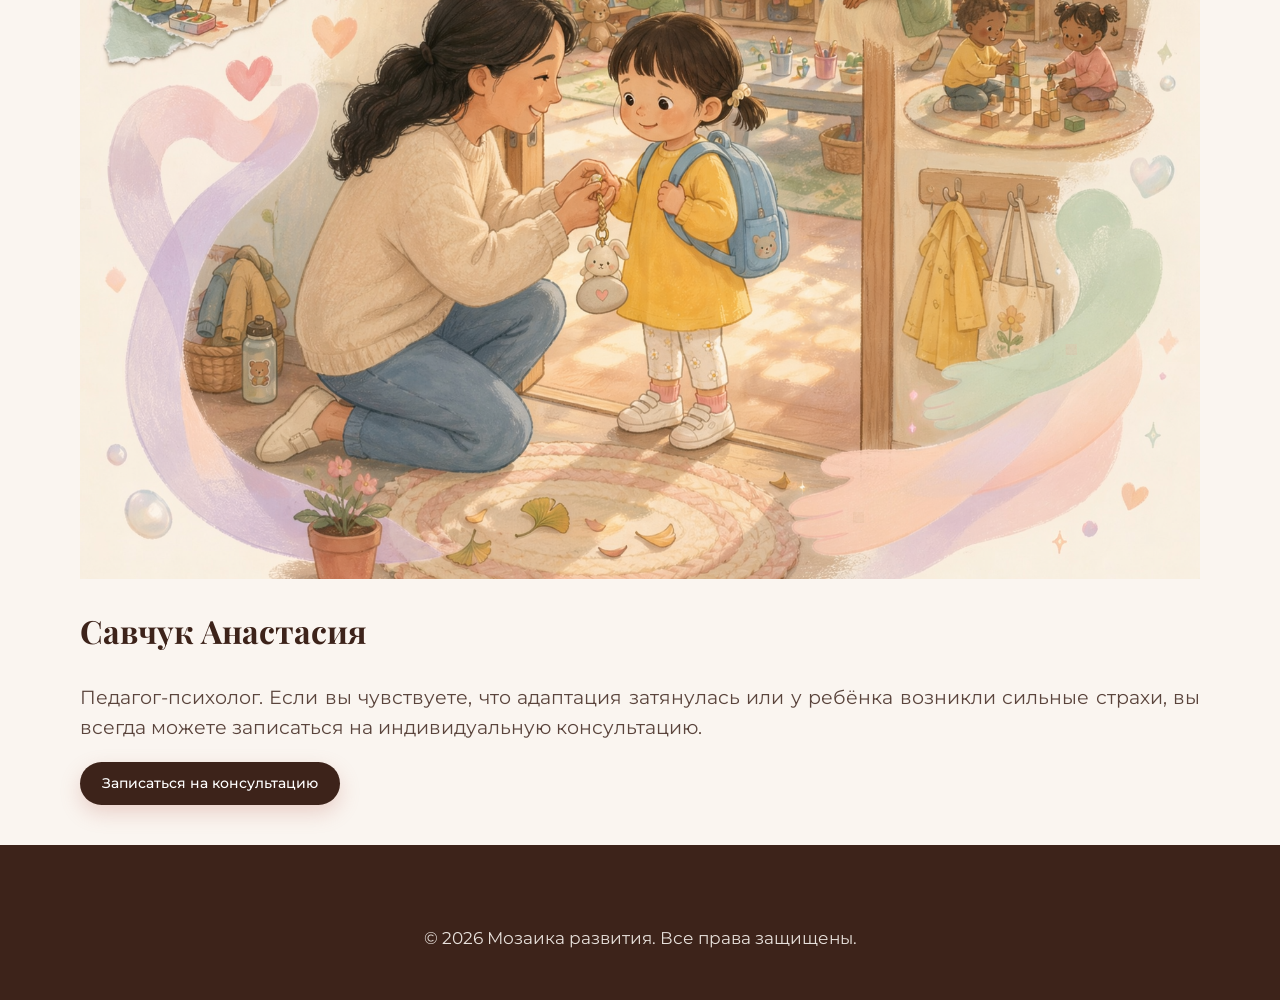
<file: articles-html/article-adaptaciya-v-detskom-sadu.html>
<!DOCTYPE html>
<html lang="ru">
<head>
    <!-- Google tag (gtag.js) -->
    <script
      async
      src="https://www.googletagmanager.com/gtag/js?id=G-RBJZE56QLG"
    ></script>
    <script>
      window.dataLayer = window.dataLayer || [];
      function gtag() {
        dataLayer.push(arguments);
      }
      gtag("js", new Date());

      gtag("config", "G-RBJZE56QLG");
    </script>
    <meta charset="UTF-8">
    <meta name="viewport" content="width=device-width, initial-scale=1.0">
    <title>Как помочь ребёнку справиться с адаптацией — Мозаика развития</title>
    <link rel="stylesheet" href="../style.css">
    <link rel="preconnect" href="https://fonts.googleapis.com">
    <link rel="preconnect" href="https://fonts.gstatic.com" crossorigin>
    <link href="https://fonts.googleapis.com/css2?family=Montserrat:wght@300;400;500;600;700&family=Playfair+Display:ital,wght@0,600;0,700;1,400&display=swap" rel="stylesheet">
</head>
<body>

    <!-- Шапка -->
    <header class="header">
        <div class="container header-inner">
            <a href="../index.html" class="brand">
                <img src="../only_brain_from_logo.png" alt="Логотип" class="brand-logo">
                <img src="../text_from_logo.png" alt="Мозаика развития" class="brand-text">
            </a>
            <button class="burger-btn" aria-label="Открыть меню" id="burgerBtn">
                <span></span><span></span><span></span>
            </button>
            <nav class="nav-menu" id="navMenu">
                <a href="../index.html">Главная</a>
                <a href="../about.html">Обо мне</a>
                <a href="../services.html">Услуги</a>
                <a href="../articles.html" class="active">Статьи</a>
                <a href="../program.html">Программы</a>
                <a href="../contacts.html">Контакты</a>
            </nav>
            <!-- <a href="contacts.html#booking" class="btn btn-small header-btn">Записаться</a> -->
        </div>
    </header>

    <main class="page-main">
        <!-- Заголовок статьи -->
        <section class="article-single-hero">
            <div class="container text-center">
                <a href="../articles.html" class="card-link" style="display: inline-block; margin-bottom: 12px;">&larr; Назад к списку статей</a>
                <span class="article-badge">Родителям</span>
                <h1 class="article-single-title">Как помочь ребёнку справиться с адаптацией в детском саду или школе</h1>
                <div class="article-meta">
                    <span>Автор: Савчук Анастасия</span> • 
                    <span>5 октября 2026</span> • 
                    <span>5 мин чтения</span>
                </div>
            </div>
        </section>

        <!-- Контент статьи -->
        <section class="article-single-content">
            <div class="container article-container">
                <p class="article-lead">
                    Период адаптации — это естественный шаг в жизни каждого ребёнка. Новая обстановка, чужие взрослые, правила и отсутствие привычной домашней безопасности могут вызывать сильный стресс. Как облегчить этот путь?
                </p>

                <h2 class="article-h2">1. Постепенное погружение и ритуалы</h2>
                <p class="article-lead">
                    Не стремитель оставлять ребёнка на весь день сразу. Начните с нескольких часов. Очень помогают утренние ритуалы прощания: например, особое «секретное» рукопожатие или передача с собой мелкого домашнего предмета (камушек-талисман, обнимательный брелок).
                </p>

                <blockquote class="article-lead">
                    «Самое важное для ребёнка в этот период — уверенность в том, что его обязательно заберут вовремя. Заранее проговаривайте конкретное время: "Я приду сразу после обеда" вместо "Я приду скоро".»
                </blockquote>

                <h2 class="article-h2">2. Поддержка эмоций без обесценивания</h2>
                <p class="article-lead">
                    Когда ребёнок плачет или капризничает после дня в саду, важно не говорить «Ты же большой, не плачь». Важно валидировать его чувства: «Я вижу, ты очень устал. Это действительно тяжело — привыкать к новому месту».
                </p>

                <h2 class="article-h2">3. Упражнение «Мозаика спокойствия»</h2>
                <p class="article-lead">
                    Попробуйте домашнюю арт-терапевтическую игру: вечером возьмите листок бумаги и предложите нарисовать свой день яркими цветами. Пусть ребёнок выберет один цвет для радостных моментов, а другой — для тех, что вызвали грусть. Это помогает структурировать впечатления и снять эмоциональное напряжение.
                </p>

                <!-- Блок автора / Форма записи под статьей -->
                <div class="article-author-box">
                    <img src="../article_img/adaptation.png" alt="Ребёнок с мамой" class="author-avatar">
                    <div class="author-info">
                        <h3 class="article-h2">Савчук Анастасия</h3>
                        <p class="article-lead">Педагог-психолог. Если вы чувствуете, что адаптация затянулась или у ребёнка возникли сильные страхи, вы всегда можете записаться на индивидуальную консультацию.</p>
                        <a href="contacts.html#booking" class="btn btn-primary btn-small">Записаться на консультацию</a>
                    </div>
                </div>
            </div>
        </section>
    </main>

    <!-- Подвал -->
    <footer class="footer">
        <div class="container footer-inner text-center">
            <p>© 2026 Мозаика развития. Все права защищены.</p>
        </div>
    </footer>

    <script src="../script.js"></script>
</body>
</html>
</file>
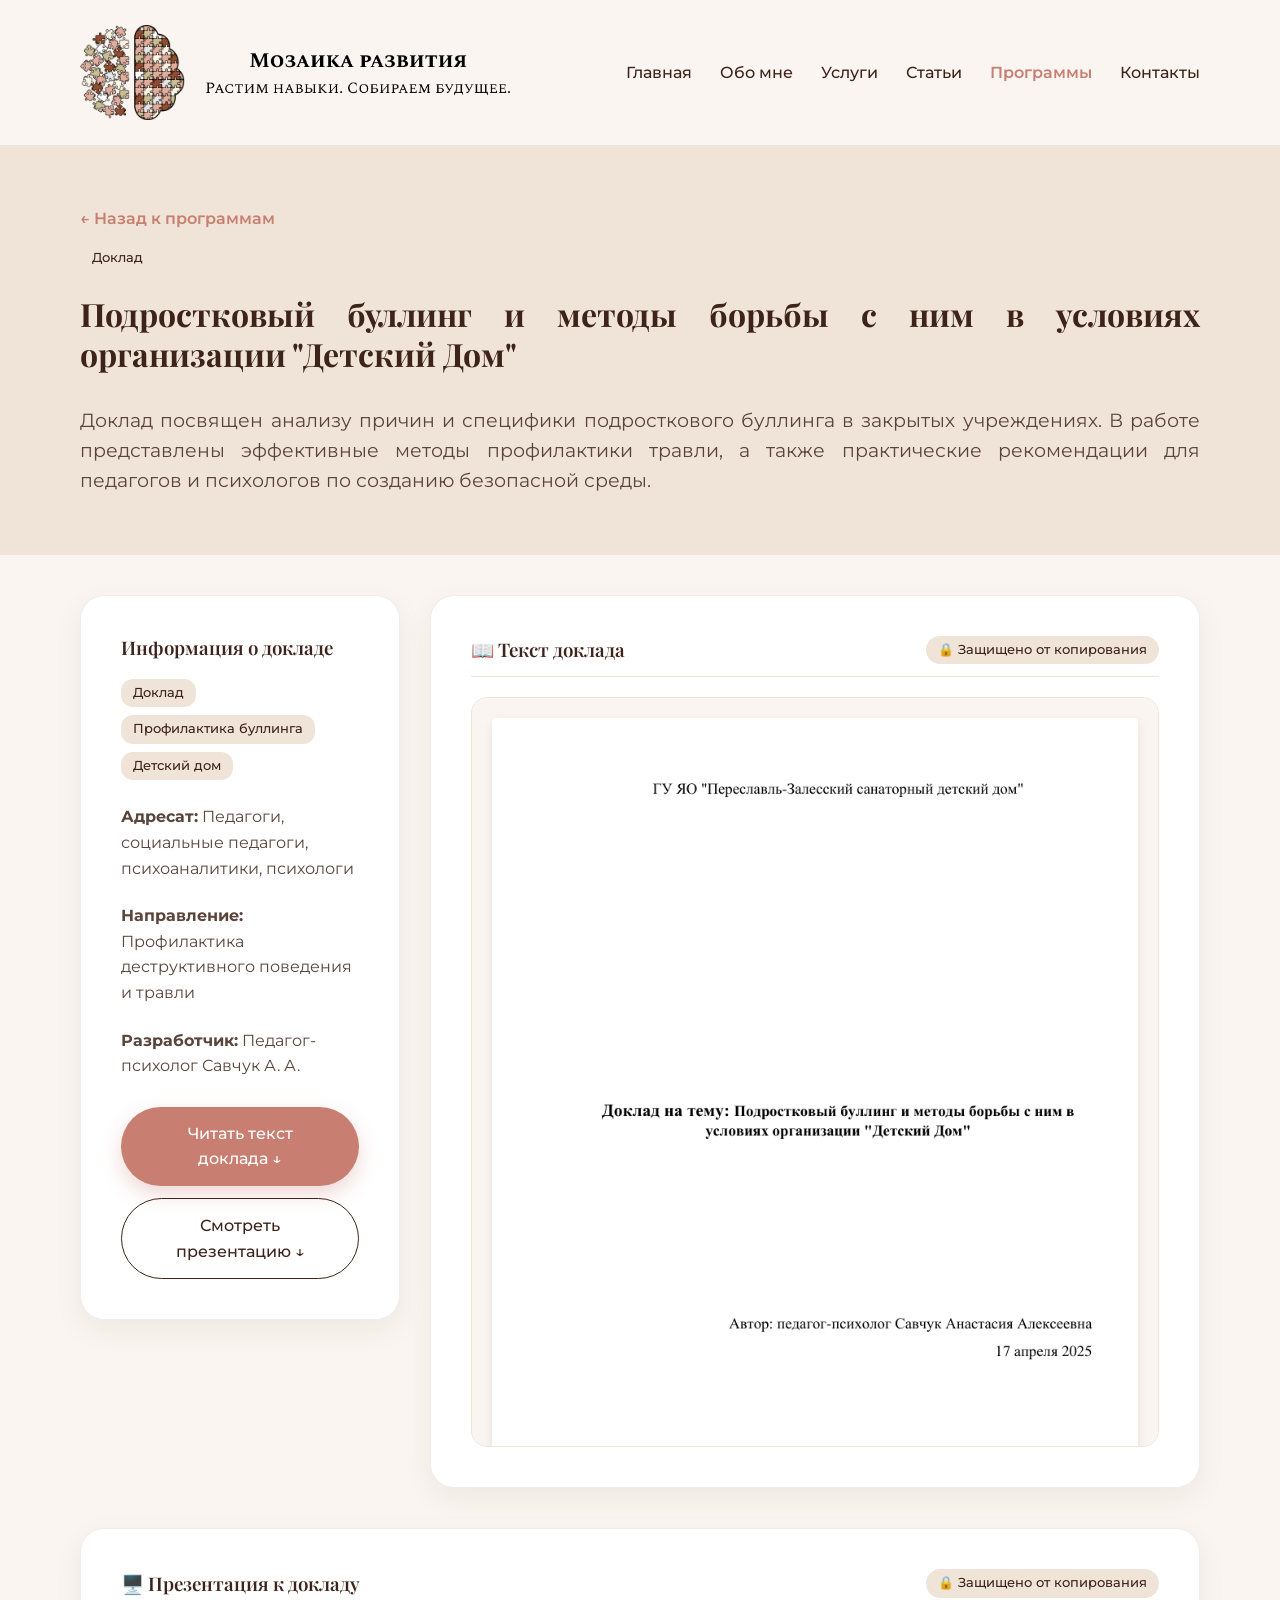
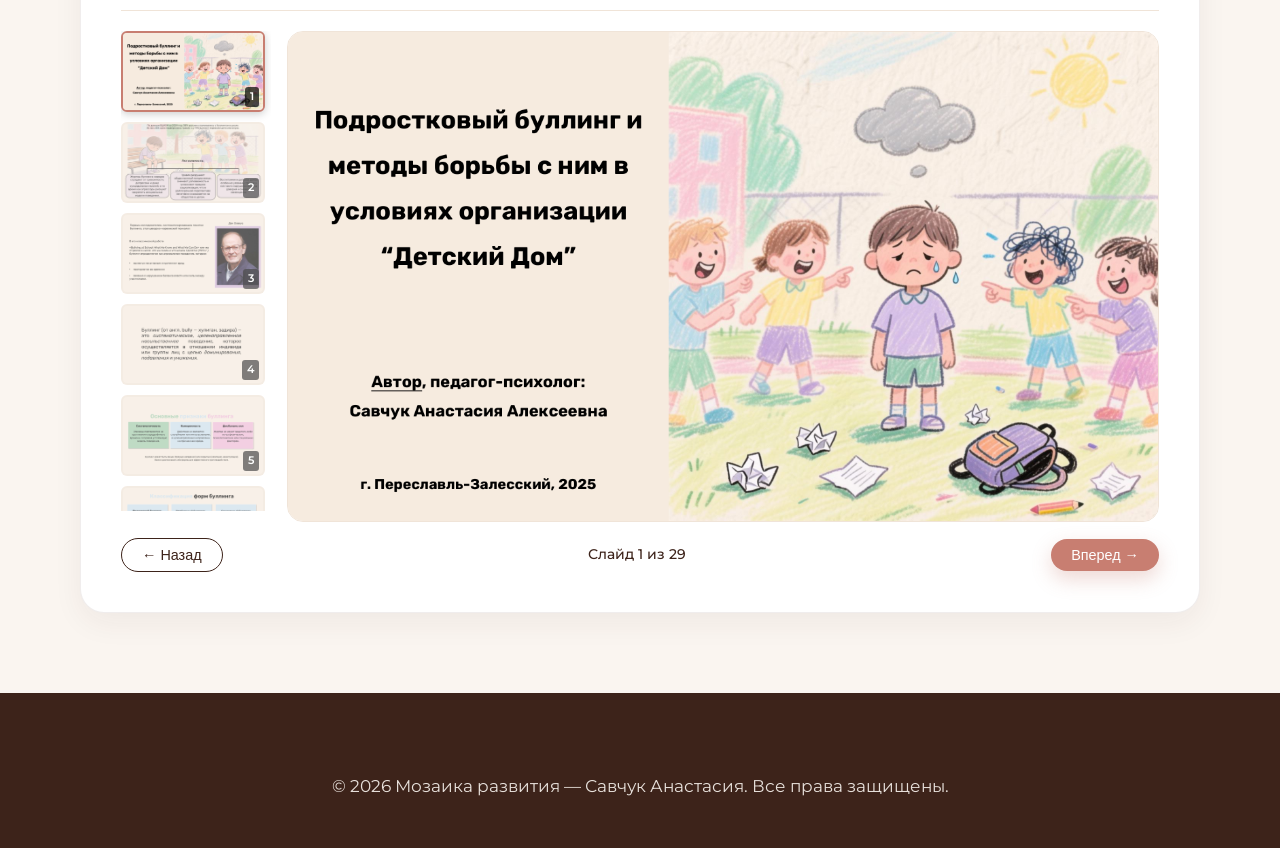
<file: programs-html/bulling-v-detskom-dome.html>
<!doctype html>
<html lang="ru">
  <head>
    <!-- Google tag (gtag.js) -->
    <script
      async
      src="https://www.googletagmanager.com/gtag/js?id=G-RBJZE56QLG"
    ></script>
    <script>
      window.dataLayer = window.dataLayer || [];
      function gtag() {
        dataLayer.push(arguments);
      }
      gtag("js", new Date());

      gtag("config", "G-RBJZE56QLG");
    </script>
    <meta charset="UTF-8" />
    <meta name="viewport" content="width=device-width, initial-scale=1.0" />
    <title>Доклад: Подростковый буллинг — Мозаика развития</title>
    
    <!-- Выход на уровень вверх к стилям -->
    <link rel="stylesheet" href="../style.css" />
    <link rel="preconnect" href="https://fonts.googleapis.com" />
    <link rel="preconnect" href="https://fonts.gstatic.com" crossorigin />
    <link
      href="https://fonts.googleapis.com/css2?family=Montserrat:wght@300;400;500;600;700&family=Playfair+Display:wght@600;700&display=swap"
      rel="stylesheet"
    />

  <body class="no-select">
    <!-- Шапка -->
    <header class="header">
      <div class="container header-inner">
        <a href="../index.html" class="brand">
          <img
            src="../only_brain_from_logo.png"
            alt="Логотип"
            class="brand-logo"
          />
          <img
            src="../text_from_logo.png"
            alt="Мозаика развития"
            class="brand-text"
          />
        </a>
        <button class="burger-btn" aria-label="Открыть меню" id="burgerBtn">
          <span></span><span></span><span></span>
        </button>
        <nav class="nav-menu" id="navMenu">
          <a href="../index.html">Главная</a>
          <a href="../about.html">Обо мне</a>
          <a href="../services.html">Услуги</a>
          <a href="../articles.html">Статьи</a>
          <a href="../program.html" class="active">Программы</a>
          <a href="../contacts.html">Контакты</a>
        </nav>
      </div>
    </header>

    <main class="page-main">
      <!-- Верхний баннер программы -->
      <section class="page-hero">
        <div class="container">
          <a href="../program.html" class="card-link" style="display: inline-block; margin-bottom: 12px;">← Назад к программам</a>
          <br />
          <span class="article-badge">Доклад</span>
          <h1 class="article-h2" style="margin-top: 10px;">Подростковый буллинг и методы борьбы с ним в условиях организации "Детский Дом"</h1>
          <p class="article-lead">
            Доклад посвящен анализу причин и специфики подросткового буллинга в закрытых учреждениях. 
            В работе представлены эффективные методы профилактики травли, 
            а также практические рекомендации для педагогов и психологов по созданию безопасной среды.
          </p>
        </div>
      </section>

      <!-- Основная секция с описанием и ридером документа -->
      <section class="contacts-section" style="padding-top: 40px; padding-bottom: 20px;">
        <div class="container">
          <div class="program-viewer-layout">
            
            <!-- Левая колонка: Паспорт доклада -->
            <div class="contact-card-box">
              <h3 style="margin-bottom: 20px;">Информация о докладе</h3>

              <!-- Блок ключевых тегов -->
              <div style="display: flex; flex-wrap: wrap; gap: 8px; margin-bottom: 24px;">
                <span class="article-badge" style="margin: 0;">Доклад</span>
                <span class="article-badge" style="margin: 0;">Профилактика буллинга</span>
                <span class="article-badge" style="margin: 0;">Детский дом</span>
              </div>

              <div class="contact-detail-item">
                <p><strong>Адресат:</strong> Педагоги, социальные педагоги, психоаналитики, психологи</p>
              </div>
              
              <div class="contact-detail-item">
                <p><strong>Направление:</strong> Профилактика деструктивного поведения и травли</p>
              </div>
              
              <div class="contact-detail-item">
                <p><strong>Разработчик:</strong> Педагог-психолог Савчук А. А.</p>
              </div>

              <!-- Кнопки быстрого перехода -->
              <div style="margin-top: 28px; display: flex; flex-direction: column; gap: 12px;">
                <a href="#docViewer" class="btn btn-primary btn-block">Читать текст доклада ↓</a>
                <a href="#presentationViewer" class="btn btn-outline btn-block">Смотреть презентацию ↓</a>
              </div>
            </div>

            <!-- Правая колонка: Просмотрщик текста доклада (Word страницы) -->
            <div class="booking-form-box protected-container">
              <div class="protection-header">
                <h3>📖 Текст доклада</h3>
                <span class="protection-badge">🔒 Защищено от копирования</span>
              </div>
              
              <!-- Вертикальный просмотрщик страниц доклада -->
              <div class="document-viewer" id="docViewer">
                <div class="protected-overlay"></div> <!-- Прозрачный защитный слой -->
                
                <img src="../programs-img/Подростковый_буллинг_и_методы_борьбы_с_ним_в_Детский_Дом/Текст/doc-page-1.png" alt="Страница 1" class="doc-page protected-img" draggable="false" />
                <img src="../programs-img/Подростковый_буллинг_и_методы_борьбы_с_ним_в_Детский_Дом/Текст/doc-page-2.png" alt="Страница 2" class="doc-page protected-img" draggable="false" />
                <img src="../programs-img/Подростковый_буллинг_и_методы_борьбы_с_ним_в_Детский_Дом/Текст/doc-page-3.png" alt="Страница 3" class="doc-page protected-img" draggable="false" />
                <img src="../programs-img/Подростковый_буллинг_и_методы_борьбы_с_ним_в_Детский_Дом/Текст/doc-page-4.png" alt="Страница 4" class="doc-page protected-img" draggable="false" />
                <img src="../programs-img/Подростковый_буллинг_и_методы_борьбы_с_ним_в_Детский_Дом/Текст/doc-page-5.png" alt="Страница 5" class="doc-page protected-img" draggable="false" />
                <img src="../programs-img/Подростковый_буллинг_и_методы_борьбы_с_ним_в_Детский_Дом/Текст/doc-page-6.png" alt="Страница 6" class="doc-page protected-img" draggable="false" />
                <img src="../programs-img/Подростковый_буллинг_и_методы_борьбы_с_ним_в_Детский_Дом/Текст/doc-page-7.png" alt="Страница 7" class="doc-page protected-img" draggable="false" />
                <img src="../programs-img/Подростковый_буллинг_и_методы_борьбы_с_ним_в_Детский_Дом/Текст/doc-page-8.png" alt="Страница 8" class="doc-page protected-img" draggable="false" />
                <img src="../programs-img/Подростковый_буллинг_и_методы_борьбы_с_ним_в_Детский_Дом/Текст/doc-page-9.png" alt="Страница 9" class="doc-page protected-img" draggable="false" />
                <img src="../programs-img/Подростковый_буллинг_и_методы_борьбы_с_ним_в_Детский_Дом/Текст/doc-page-10.png" alt="Страница 10" class="doc-page protected-img" draggable="false" />
                <img src="../programs-img/Подростковый_буллинг_и_методы_борьбы_с_ним_в_Детский_Дом/Текст/doc-page-11.png" alt="Страница 11" class="doc-page protected-img" draggable="false" />
                <img src="../programs-img/Подростковый_буллинг_и_методы_борьбы_с_ним_в_Детский_Дом/Текст/doc-page-12.png" alt="Страница 12" class="doc-page protected-img" draggable="false" />
                <img src="../programs-img/Подростковый_буллинг_и_методы_борьбы_с_ним_в_Детский_Дом/Текст/doc-page-13.png" alt="Страница 13" class="doc-page protected-img" draggable="false" />
                <img src="../programs-img/Подростковый_буллинг_и_методы_борьбы_с_ним_в_Детский_Дом/Текст/doc-page-14.png" alt="Страница 14" class="doc-page protected-img" draggable="false" />
              </div>
            </div>

          </div>
        </div>
      </section>

      <!-- Отдельная нижняя секция для презентации c мини-превью -->
      <section class="contacts-section" style="padding-top: 20px; padding-bottom: 80px;" id="presentationViewer">
        <div class="container">
          <div class="booking-form-box protected-container">
            <div class="protection-header">
              <h3>🖥️ Презентация к докладу</h3>
              <span class="protection-badge">🔒 Защищено от копирования</span>
            </div>
            
            <!-- Основной блок: Лента миниатюр слева + Слайды справа -->
            <div class="presentation-main-container">
              
              <!-- Боковая лента миниатюр -->
              <div class="thumbnails-sidebar" id="thumbnailsSidebar">
                <!-- Миниатюры генерируются автоматически через JavaScript -->
              </div>

              <!-- Окно большого слайда -->
              <div class="presentation-wrapper" style="flex: 1; position: relative; overflow: hidden; border-radius: var(--radius-md); background: var(--clr-bg-main); border: 1px solid var(--clr-bg-soft);">
                <div class="protected-overlay" style="position: absolute; inset: 0; z-index: 10; pointer-events: auto;"></div>
                
                <!-- Контейнер слайдов (29 слайдов) -->
                <div class="slides-container" id="slidesContainer" style="display: flex; transition: transform 0.3s ease; width: 100%;">
                  <img src="../programs-img/Подростковый_буллинг_и_методы_борьбы_с_ним_в_Детский_Дом/Презентация/doc-page-1.png" alt="Слайд 1" class="slide-img protected-img" draggable="false" style="width: 100%; min-width: 100%; flex-shrink: 0; height: auto; display: block;" />
                  <img src="../programs-img/Подростковый_буллинг_и_методы_борьбы_с_ним_в_Детский_Дом/Презентация/doc-page-2.png" alt="Слайд 2" class="slide-img protected-img" draggable="false" style="width: 100%; min-width: 100%; flex-shrink: 0; height: auto; display: block;" />
                  <img src="../programs-img/Подростковый_буллинг_и_методы_борьбы_с_ним_в_Детский_Дом/Презентация/doc-page-3.png" alt="Слайд 3" class="slide-img protected-img" draggable="false" style="width: 100%; min-width: 100%; flex-shrink: 0; height: auto; display: block;" />
                  <img src="../programs-img/Подростковый_буллинг_и_методы_борьбы_с_ним_в_Детский_Дом/Презентация/doc-page-4.png" alt="Слайд 4" class="slide-img protected-img" draggable="false" style="width: 100%; min-width: 100%; flex-shrink: 0; height: auto; display: block;" />
                  <img src="../programs-img/Подростковый_буллинг_и_методы_борьбы_с_ним_в_Детский_Дом/Презентация/doc-page-5.png" alt="Слайд 5" class="slide-img protected-img" draggable="false" style="width: 100%; min-width: 100%; flex-shrink: 0; height: auto; display: block;" />
                  <img src="../programs-img/Подростковый_буллинг_и_методы_борьбы_с_ним_в_Детский_Дом/Презентация/doc-page-6.png" alt="Слайд 6" class="slide-img protected-img" draggable="false" style="width: 100%; min-width: 100%; flex-shrink: 0; height: auto; display: block;" />
                  <img src="../programs-img/Подростковый_буллинг_и_методы_борьбы_с_ним_в_Детский_Дом/Презентация/doc-page-7.png" alt="Слайд 7" class="slide-img protected-img" draggable="false" style="width: 100%; min-width: 100%; flex-shrink: 0; height: auto; display: block;" />
                  <img src="../programs-img/Подростковый_буллинг_и_методы_борьбы_с_ним_в_Детский_Дом/Презентация/doc-page-8.png" alt="Слайд 8" class="slide-img protected-img" draggable="false" style="width: 100%; min-width: 100%; flex-shrink: 0; height: auto; display: block;" />
                  <img src="../programs-img/Подростковый_буллинг_и_методы_борьбы_с_ним_в_Детский_Дом/Презентация/doc-page-9.png" alt="Слайд 9" class="slide-img protected-img" draggable="false" style="width: 100%; min-width: 100%; flex-shrink: 0; height: auto; display: block;" />
                  <img src="../programs-img/Подростковый_буллинг_и_методы_борьбы_с_ним_в_Детский_Дом/Презентация/doc-page-10.png" alt="Слайд 10" class="slide-img protected-img" draggable="false" style="width: 100%; min-width: 100%; flex-shrink: 0; height: auto; display: block;" />
                  <img src="../programs-img/Подростковый_буллинг_и_методы_борьбы_с_ним_в_Детский_Дом/Презентация/doc-page-11.png" alt="Слайд 11" class="slide-img protected-img" draggable="false" style="width: 100%; min-width: 100%; flex-shrink: 0; height: auto; display: block;" />
                  <img src="../programs-img/Подростковый_буллинг_и_методы_борьбы_с_ним_в_Детский_Дом/Презентация/doc-page-12.png" alt="Слайд 12" class="slide-img protected-img" draggable="false" style="width: 100%; min-width: 100%; flex-shrink: 0; height: auto; display: block;" />
                  <img src="../programs-img/Подростковый_буллинг_и_методы_борьбы_с_ним_в_Детский_Дом/Презентация/doc-page-13.png" alt="Слайд 13" class="slide-img protected-img" draggable="false" style="width: 100%; min-width: 100%; flex-shrink: 0; height: auto; display: block;" />
                  <img src="../programs-img/Подростковый_буллинг_и_методы_борьбы_с_ним_в_Детский_Дом/Презентация/doc-page-14.png" alt="Слайд 14" class="slide-img protected-img" draggable="false" style="width: 100%; min-width: 100%; flex-shrink: 0; height: auto; display: block;" />
                  <img src="../programs-img/Подростковый_буллинг_и_методы_борьбы_с_ним_в_Детский_Дом/Презентация/doc-page-15.png" alt="Слайд 15" class="slide-img protected-img" draggable="false" style="width: 100%; min-width: 100%; flex-shrink: 0; height: auto; display: block;" />
                  <img src="../programs-img/Подростковый_буллинг_и_методы_борьбы_с_ним_в_Детский_Дом/Презентация/doc-page-16.png" alt="Слайд 16" class="slide-img protected-img" draggable="false" style="width: 100%; min-width: 100%; flex-shrink: 0; height: auto; display: block;" />
                  <img src="../programs-img/Подростковый_буллинг_и_методы_борьбы_с_ним_в_Детский_Дом/Презентация/doc-page-17.png" alt="Слайд 17" class="slide-img protected-img" draggable="false" style="width: 100%; min-width: 100%; flex-shrink: 0; height: auto; display: block;" />
                  <img src="../programs-img/Подростковый_буллинг_и_методы_борьбы_с_ним_в_Детский_Дом/Презентация/doc-page-18.png" alt="Слайд 18" class="slide-img protected-img" draggable="false" style="width: 100%; min-width: 100%; flex-shrink: 0; height: auto; display: block;" />
                  <img src="../programs-img/Подростковый_буллинг_и_методы_борьбы_с_ним_в_Детский_Дом/Презентация/doc-page-19.png" alt="Слайд 19" class="slide-img protected-img" draggable="false" style="width: 100%; min-width: 100%; flex-shrink: 0; height: auto; display: block;" />
                  <img src="../programs-img/Подростковый_буллинг_и_методы_борьбы_с_ним_в_Детский_Дом/Презентация/doc-page-20.png" alt="Слайд 20" class="slide-img protected-img" draggable="false" style="width: 100%; min-width: 100%; flex-shrink: 0; height: auto; display: block;" />
                  <img src="../programs-img/Подростковый_буллинг_и_методы_борьбы_с_ним_в_Детский_Дом/Презентация/doc-page-21.png" alt="Слайд 21" class="slide-img protected-img" draggable="false" style="width: 100%; min-width: 100%; flex-shrink: 0; height: auto; display: block;" />
                  <img src="../programs-img/Подростковый_буллинг_и_методы_борьбы_с_ним_в_Детский_Дом/Презентация/doc-page-22.png" alt="Слайд 22" class="slide-img protected-img" draggable="false" style="width: 100%; min-width: 100%; flex-shrink: 0; height: auto; display: block;" />
                  <img src="../programs-img/Подростковый_буллинг_и_методы_борьбы_с_ним_в_Детский_Дом/Презентация/doc-page-23.png" alt="Слайд 23" class="slide-img protected-img" draggable="false" style="width: 100%; min-width: 100%; flex-shrink: 0; height: auto; display: block;" />
                  <img src="../programs-img/Подростковый_буллинг_и_методы_борьбы_с_ним_в_Детский_Дом/Презентация/doc-page-24.png" alt="Слайд 24" class="slide-img protected-img" draggable="false" style="width: 100%; min-width: 100%; flex-shrink: 0; height: auto; display: block;" />
                  <img src="../programs-img/Подростковый_буллинг_и_методы_борьбы_с_ним_в_Детский_Дом/Презентация/doc-page-25.png" alt="Слайд 25" class="slide-img protected-img" draggable="false" style="width: 100%; min-width: 100%; flex-shrink: 0; height: auto; display: block;" />
                  <img src="../programs-img/Подростковый_буллинг_и_методы_борьбы_с_ним_в_Детский_Дом/Презентация/doc-page-26.png" alt="Слайд 26" class="slide-img protected-img" draggable="false" style="width: 100%; min-width: 100%; flex-shrink: 0; height: auto; display: block;" />
                  <img src="../programs-img/Подростковый_буллинг_и_методы_борьбы_с_ним_в_Детский_Дом/Презентация/doc-page-27.png" alt="Слайд 27" class="slide-img protected-img" draggable="false" style="width: 100%; min-width: 100%; flex-shrink: 0; height: auto; display: block;" />
                  <img src="../programs-img/Подростковый_буллинг_и_методы_борьбы_с_ним_в_Детский_Дом/Презентация/doc-page-28.png" alt="Слайд 28" class="slide-img protected-img" draggable="false" style="width: 100%; min-width: 100%; flex-shrink: 0; height: auto; display: block;" />
                  <img src="../programs-img/Подростковый_буллинг_и_методы_борьбы_с_ним_в_Детский_Дом/Презентация/doc-page-29.png" alt="Слайд 29" class="slide-img protected-img" draggable="false" style="width: 100%; min-width: 100%; flex-shrink: 0; height: auto; display: block;" />
                </div>
              </div>

            </div>

            <!-- Кнопки листания слайдов -->
            <div style="display: flex; justify-content: space-between; align-items: center; margin-top: 16px; position: relative; z-index: 20;">
              <button id="prevSlideBtn" class="btn btn-outline" style="padding: 8px 20px; font-size: 0.9rem; cursor: pointer;">← Назад</button>
              <span id="slideCounter" style="font-size: 0.9rem; font-weight: 500; color: var(--clr-text-title);">Слайд 1 из 29</span>
              <button id="nextSlideBtn" class="btn btn-primary" style="padding: 8px 20px; font-size: 0.9rem; cursor: pointer;">Вперед →</button>
            </div>

          </div>
        </div>
      </section>
    </main>

    <!-- Подвал -->
    <footer class="footer">
      <div class="container footer-inner text-center">
        <p>© 2026 Мозаика развития — Савчук Анастасия. Все права защищены.</p>
      </div>
    </footer>

    <!-- Скрипты защиты от копирования и управление презентацией -->
    <script>
      document.addEventListener('DOMContentLoaded', function() {
        const slidesContainer = document.getElementById('slidesContainer');
        const prevBtn = document.getElementById('prevSlideBtn');
        const nextBtn = document.getElementById('nextSlideBtn');
        const slideCounter = document.getElementById('slideCounter');
        const thumbnailsSidebar = document.getElementById('thumbnailsSidebar');
        
        const mainSlides = document.querySelectorAll('.slide-img');
        const totalSlides = mainSlides.length;
        let currentSlide = 0;

        // Автоматическое формирование боковой ленты миниатюр
        mainSlides.forEach((slide, index) => {
          const thumbBox = document.createElement('div');
          thumbBox.className = 'thumbnail-item' + (index === 0 ? ' active' : '');
          
          const thumbImg = document.createElement('img');
          thumbImg.src = slide.src;
          thumbImg.alt = `Миниатюра ${index + 1}`;
          
          const thumbNum = document.createElement('span');
          thumbNum.className = 'thumbnail-num';
          thumbNum.textContent = index + 1;

          thumbBox.appendChild(thumbImg);
          thumbBox.appendChild(thumbNum);

          thumbBox.addEventListener('click', function() {
            currentSlide = index;
            updateSlidePosition();
          });

          thumbnailsSidebar.appendChild(thumbBox);
        });

        const thumbnails = document.querySelectorAll('.thumbnail-item');

        function updateSlidePosition() {
          if (totalSlides > 0) {
            slidesContainer.style.transform = `translateX(-${currentSlide * 100}%)`;
            slideCounter.textContent = `Слайд ${currentSlide + 1} из ${totalSlides}`;

            // Подсветка активной миниатюры и автопрокрутка бокового меню
            thumbnails.forEach((thumb, idx) => {
              if (idx === currentSlide) {
                thumb.classList.add('active');
                thumb.scrollIntoView({ behavior: 'smooth', block: 'nearest', inline: 'nearest' });
              } else {
                thumb.classList.remove('active');
              }
            });
          }
        }

        if (nextBtn && prevBtn) {
          nextBtn.addEventListener('click', function(e) {
            e.preventDefault();
            if (currentSlide < totalSlides - 1) {
              currentSlide++;
              updateSlidePosition();
            }
          });

          prevBtn.addEventListener('click', function(e) {
            e.preventDefault();
            if (currentSlide > 0) {
              currentSlide--;
              updateSlidePosition();
            }
          });
        }
      });

      // Защита от копирования
      document.addEventListener('contextmenu', (e) => e.preventDefault());
      document.addEventListener('keydown', (e) => {
        if (
          e.keyCode === 123 || 
          (e.ctrlKey && e.shiftKey && e.keyCode === 73) || 
          (e.ctrlKey && e.keyCode === 85) || 
          (e.ctrlKey && e.keyCode === 83) || 
          (e.ctrlKey && e.keyCode === 80) || 
          (e.ctrlKey && e.keyCode === 67)
        ) {
          e.preventDefault();
          return false;
        }
      });
      document.querySelectorAll('.protected-img').forEach(img => {
        img.addEventListener('dragstart', (e) => e.preventDefault());
      });
    </script>
    <script src="../script.js"></script>
  </body>
</html>
</file>
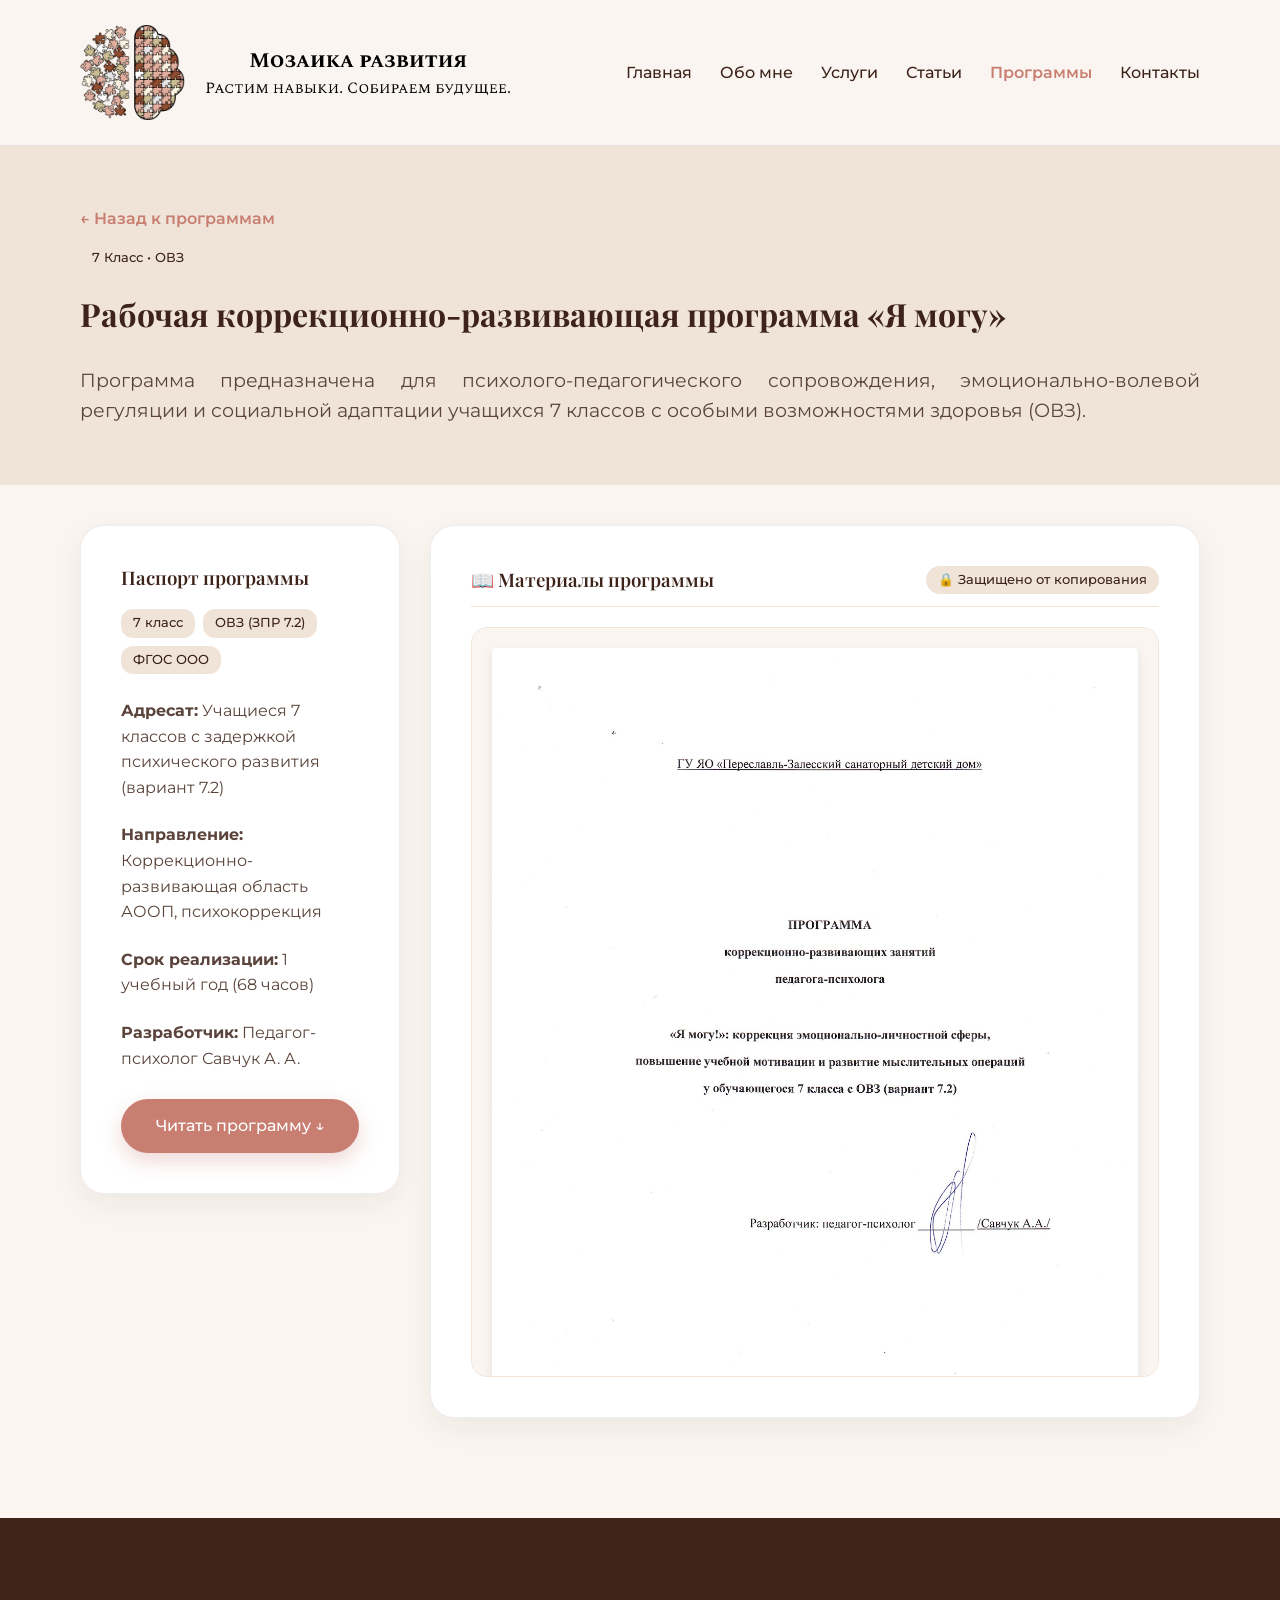
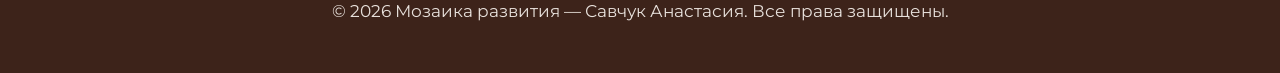
<file: programs-html/program-ya-mogu-7-class-ovz.html>
<!doctype html>
<html lang="ru">
  <head>
    <!-- Google tag (gtag.js) -->
    <script
      async
      src="https://www.googletagmanager.com/gtag/js?id=G-RBJZE56QLG"
    ></script>
    <script>
      window.dataLayer = window.dataLayer || [];
      function gtag() {
        dataLayer.push(arguments);
      }
      gtag("js", new Date());

      gtag("config", "G-RBJZE56QLG");
    </script>
    <meta charset="UTF-8" />
    <meta name="viewport" content="width=device-width, initial-scale=1.0" />
    <title>Программа «Я могу» 7 класс ОВЗ — Мозаика развития</title>
    
    <!-- Выход на уровень вверх к стилям -->
    <link rel="stylesheet" href="../style.css" />
    <link rel="preconnect" href="https://fonts.googleapis.com" />
    <link rel="preconnect" href="https://fonts.gstatic.com" crossorigin />
    <link
      href="https://fonts.googleapis.com/css2?family=Montserrat:wght@300;400;500;600;700&family=Playfair+Display:wght@600;700&display=swap"
      rel="stylesheet"
    />
  </head>
  <body class="no-select">
    <!-- Шапка -->
    <header class="header">
      <div class="container header-inner">
        <a href="../index.html" class="brand">
          <img
            src="../only_brain_from_logo.png"
            alt="Логотип"
            class="brand-logo"
          />
          <img
            src="../text_from_logo.png"
            alt="Мозаика развития"
            class="brand-text"
          />
        </a>
        <button class="burger-btn" aria-label="Открыть меню" id="burgerBtn">
          <span></span><span></span><span></span>
        </button>
        <nav class="nav-menu" id="navMenu">
          <a href="../index.html">Главная</a>
          <a href="../about.html">Обо мне</a>
          <a href="../services.html">Услуги</a>
          <a href="../articles.html">Статьи</a>
          <a href="../program.html" class="active">Программы</a>
          <a href="../contacts.html">Контакты</a>
        </nav>
      </div>
    </header>

    <main class="page-main">
      <!-- Верхний баннер программы -->
      <section class="page-hero">
        <div class="container">
          <a href="../program.html" class="card-link" style="display: inline-block; margin-bottom: 12px;">← Назад к программам</a>
          <br />
          <span class="article-badge">7 Класс • ОВЗ</span>
          <h1 class="article-h2" style="margin-top: 10px;">Рабочая коррекционно-развивающая программа «Я могу»</h1>
          <p class="article-lead">
            Программа предназначена для психолого-педагогического сопровождения, эмоционально-волевой регуляции и социальной адаптации учащихся 7 классов с особыми возможностями здоровья (ОВЗ).
          </p>
        </div>
      </section>

      <!-- Основная секция с описанием и ридером -->
      <section class="contacts-section" style="padding-top: 40px;">
        <div class="container">
          <div class="program-viewer-layout">
            
            <!-- Левая колонка: Паспорт программы -->
            <div class="contact-card-box">
              <h3 style="margin-bottom: 20px;">Паспорт программы</h3>

              <!-- Блок ключевых тегов -->
              <div style="display: flex; flex-wrap: wrap; gap: 8px; margin-bottom: 24px;">
                <span class="article-badge" style="margin: 0;">7 класс</span>
                <span class="article-badge" style="margin: 0;">ОВЗ (ЗПР 7.2)</span>
                <span class="article-badge" style="margin: 0;">ФГОС ООО</span>
              </div>

              <div class="contact-detail-item">
                <p><strong>Адресат:</strong> Учащиеся 7 классов с задержкой психического развития (вариант 7.2)</p>
              </div>
              
              <div class="contact-detail-item">
                <p><strong>Направление:</strong> Коррекционно-развивающая область АООП, психокоррекция</p>
              </div>
              
              <div class="contact-detail-item">
                <p><strong>Срок реализации:</strong> 1 учебный год (68 часов)</p>
              </div>

              <div class="contact-detail-item">
                <p><strong>Разработчик:</strong> Педагог-психолог Савчук А. А.</p>
              </div>

              <!-- Кнопка перехода к просмотру -->
              <div style="margin-top: 28px;">
                <a href="#docViewer" class="btn btn-primary btn-block">Читать программу ↓</a>
              </div>
            </div>

            <!-- Правая колонка: Просмотрщик всех 14 страниц -->
            <div class="booking-form-box protected-container">
              <div class="protection-header">
                <h3>📖 Материалы программы</h3>
                <span class="protection-badge">🔒 Защищено от копирования</span>
              </div>
              
              <!-- Просмотрщик страниц -->
              <div class="document-viewer" id="docViewer">
                <div class="protected-overlay"></div> <!-- Прозрачный защитный слой -->
                
                <!-- Пути к картинкам подкорректированы выходом в корень сайта (../) -->
                <img src="../programs-img/Программа_психолога_7класс_ОВЗ_7.2/scan-title-page.jpg" alt="Титульный лист программы" class="doc-page protected-img" draggable="false" />
                <img src="../programs-img/Программа_психолога_7класс_ОВЗ_7.2/doc-page-2.png" alt="Страница 2" class="doc-page protected-img" draggable="false" />
                <img src="../programs-img/Программа_психолога_7класс_ОВЗ_7.2/doc-page-3.png" alt="Страница 3" class="doc-page protected-img" draggable="false" />
                <img src="../programs-img/Программа_психолога_7класс_ОВЗ_7.2/doc-page-4.png" alt="Страница 4" class="doc-page protected-img" draggable="false" />
                <img src="../programs-img/Программа_психолога_7класс_ОВЗ_7.2/doc-page-5.png" alt="Страница 5" class="doc-page protected-img" draggable="false" />
                <img src="../programs-img/Программа_психолога_7класс_ОВЗ_7.2/doc-page-6.png" alt="Страница 6" class="doc-page protected-img" draggable="false" />
                <img src="../programs-img/Программа_психолога_7класс_ОВЗ_7.2/doc-page-7.png" alt="Страница 7" class="doc-page protected-img" draggable="false" />
                <img src="../programs-img/Программа_психолога_7класс_ОВЗ_7.2/doc-page-8.png" alt="Страница 8" class="doc-page protected-img" draggable="false" />
                <img src="../programs-img/Программа_психолога_7класс_ОВЗ_7.2/doc-page-9.png" alt="Страница 9" class="doc-page protected-img" draggable="false" />
                <img src="../programs-img/Программа_психолога_7класс_ОВЗ_7.2/doc-page-10.png" alt="Страница 10" class="doc-page protected-img" draggable="false" />
                <img src="../programs-img/Программа_психолога_7класс_ОВЗ_7.2/doc-page-11.png" alt="Страница 11" class="doc-page protected-img" draggable="false" />
                <img src="../programs-img/Программа_психолога_7класс_ОВЗ_7.2/doc-page-12.png" alt="Страница 12" class="doc-page protected-img" draggable="false" />
                <img src="../programs-img/Программа_психолога_7класс_ОВЗ_7.2/doc-page-13.png" alt="Страница 13" class="doc-page protected-img" draggable="false" />
                <img src="../programs-img/Программа_психолога_7класс_ОВЗ_7.2/doc-page-14.png" alt="Страница 14" class="doc-page protected-img" draggable="false" />
              </div>
            </div>

          </div>
        </div>
      </section>
    </main>

    <!-- Подвал -->
    <footer class="footer">
      <div class="container footer-inner text-center">
        <p>© 2026 Мозаика развития — Савчук Анастасия. Все права защищены.</p>
      </div>
    </footer>

    <!-- Скрипты защиты от копирования и печатного вывода -->
    <script>
      // 1. Отключение контекстного меню (правой кнопки мыши)
      document.addEventListener('contextmenu', function(e) {
        e.preventDefault();
      });

      // 2. Отключение комбинаций клавиш (Ctrl+C, Ctrl+P, Ctrl+S, Ctrl+U, F12)
      document.addEventListener('keydown', function(e) {
        if (
          e.keyCode === 123 || // F12
          (e.ctrlKey && e.shiftKey && e.keyCode === 73) || // Ctrl+Shift+I
          (e.ctrlKey && e.keyCode === 85) || // Ctrl+U
          (e.ctrlKey && e.keyCode === 83) || // Ctrl+S
          (e.ctrlKey && e.keyCode === 80) || // Ctrl+P
          (e.ctrlKey && e.keyCode === 67)    // Ctrl+C
        ) {
          e.preventDefault();
          return false;
        }
      });

      // 3. Запрет перетаскивания картинок
      document.querySelectorAll('.protected-img').forEach(img => {
        img.addEventListener('dragstart', (e) => e.preventDefault());
      });
    </script>
    <script src="../script.js"></script>
  </body>
</html>
</file>
<file: style.css>
/* ==========================================================================
   1. ПЕРЕМЕННЫЕ И ДИЗАЙН-СИСТЕМА (ИЗМЕНЯЙТЕ ДИЗАЙН ЗДЕСЬ)
   ========================================================================== */
:root {
  /* 🎨 Цветовая палитра */
  --clr-bg-main: #faf5f0; /* Основной фон сайта */
  --clr-bg-card: #ffffff; /* Фон карточек и форм */
  --clr-bg-soft: #f0e4d8; /* Мягкий бежевый фоновый цвет секций */
  --clr-text-title: #3d231a; /* Цвет заголовков */
  --clr-text-main: #5a443c; /* Цвет основного текста */
  --clr-text-muted: #8c736a; /* Цвет второстепенного текста / дат */
  --clr-accent: #c87e71; /* Основной акцентный цвет (кнопки, ссылки) */
  --clr-accent-hover: #b0675b; /* Цвет акцента при наведении */
  --clr-border: rgba(61, 35, 26, 0.08); /* Цвет тонких рамок */

  /* ✍️ Типографика */
  --font-main:
    "Montserrat", -apple-system, BlinkMacSystemFont, "Segoe UI", Roboto,
    sans-serif;
  --font-title: "Playfair Display", Georgia, serif;

  /* 📐 Размеры и Скругления */
  --radius-lg: 24px;
  --radius-md: 16px;
  --radius-btn: 50px;

  /* 🌫️ Тени */
  --shadow-soft: 0 10px 30px rgba(61, 35, 26, 0.06);
  --shadow-hover: 0 18px 36px rgba(61, 35, 26, 0.12);

  /* 📏 Отступы секций */
  --section-padding: 100px;
  --container-width: 1160px;
}

/* ==========================================================================
   2. СБРОС СТИЛЕЙ И БАЗОВЫЕ НАСТРОЙКИ
   ========================================================================== */
*,
*::before,
*::after {
  margin: 0;
  padding: 0;
  box-sizing: border-box;
  -webkit-tap-highlight-color: transparent;
}

main {
  flex-grow: 1; /* Занимает всё свободное место, прижимая футер к низу */
}

html {
  scroll-behavior: smooth;
  font-size: 16px;
  -webkit-text-size-adjust: 100%;
  height: 100%; /* Растягиваем страницу на всю высоту экрана */
  margin: 0; /* Убираем стандартные отступы */
}

body {
  font-family: var(--font-main);
  background-color: var(--clr-bg-main);
  color: var(--clr-text-main);
  line-height: 1.6;
  overflow-x: hidden;
  -webkit-font-smoothing: antialiased;
  -moz-osx-font-smoothing: grayscale;
  height: 100%; /* Растягиваем страницу на всю высоту экрана */
  margin: 0; /* Убираем стандартные отступы */
  display: flex;
  flex-direction: column; /* Элементы идут друг за другом сверху вниз */
}

img {
  max-width: 100%;
  height: auto;
  display: block;
}

h1,
h2,
h3 {
  font-family: var(--font-title);
  color: var(--clr-text-title);
  font-weight: 600;
  line-height: 1.25;
}

.container {
  width: 100%;
  max-width: var(--container-width);
  margin: 0 auto;
  padding: 0 20px;
}

.text-center {
  text-align: center;
}

/* ==========================================================================
   3. ШАПКА И НАВИГАЦИЯ (HEADER & NAV)
   ========================================================================== */
.header {
  background: rgba(250, 245, 240, 0.92);
  -webkit-backdrop-filter: blur(12px);
  backdrop-filter: blur(12px);
  padding: 20px 0;
  position: sticky;
  top: 0;
  z-index: 1000;
  border-bottom: 1px solid var(--clr-border);
  transition: padding 0.3s ease;
}

.header-inner {
  display: flex;
  justify-content: space-between;
  align-items: center;
  gap: 20px;
}

.brand {
  display: flex;
  align-items: center;
  gap: 20px;
  text-decoration: none;
  flex-shrink: 0;
}

.brand-logo {
  height: 105px;
  width: auto;
  object-fit: contain;
  transition: height 0.3s ease;
}

.brand-text {
  height: 55px;
  width: auto;
  object-fit: contain;
  transition: height 0.3s ease;
}

.nav-menu {
  display: flex;
  gap: 28px;
  align-items: center;
}

.nav-menu a {
  text-decoration: none;
  color: var(--clr-text-title);
  font-weight: 500;
  font-size: 1rem;
  transition: color 0.25s ease;
  white-space: nowrap;
}

.nav-menu a:hover,
.nav-menu a.active {
  color: var(--clr-accent);
}

.nav-menu a.active {
  font-weight: 600;
}

/* Бургер-меню */
.burger-btn {
  display: none;
  flex-direction: column;
  justify-content: space-between;
  width: 30px;
  height: 20px;
  background: transparent;
  border: none;
  cursor: pointer;
  z-index: 1100;
}

.burger-btn span {
  width: 100%;
  height: 2px;
  background-color: var(--clr-text-title);
  transition: all 0.3s ease;
}

.burger-btn.active span:nth-child(1) {
  transform: translateY(9px) rotate(45deg);
}
.burger-btn.active span:nth-child(2) {
  opacity: 0;
}
.burger-btn.active span:nth-child(3) {
  transform: translateY(-9px) rotate(-45deg);
}

/* ==========================================================================
   4. КНОПКИ (BUTTONS)
   ========================================================================== */
.btn {
  display: inline-flex;
  align-items: center;
  justify-content: center;
  padding: 14px 32px;
  border-radius: var(--radius-btn);
  font-weight: 500;
  text-decoration: none;
  transition: all 0.3s cubic-bezier(0.25, 1, 0.5, 1);
  cursor: pointer;
  font-size: 1rem;
  border: none;
  outline: none;
  text-align: center;
}

.btn-primary {
  background-color: var(--clr-accent);
  color: #ffffff;
  box-shadow: 0 8px 20px rgba(200, 126, 113, 0.3);
}

.btn-primary:hover {
  background-color: var(--clr-accent-hover);
  transform: translateY(-2px);
  box-shadow: 0 12px 25px rgba(200, 126, 113, 0.4);
}

.btn-outline {
  background-color: transparent;
  color: var(--clr-text-title);
  border: 1.5px solid var(--clr-text-title);
}

.btn-outline:hover {
  background-color: var(--clr-text-title);
  color: #ffffff;
  transform: translateY(-2px);
}

.btn-small {
  padding: 10px 22px;
  font-size: 0.9rem;
  background-color: var(--clr-text-title);
  color: #ffffff;
}

.btn-small:hover {
  background-color: var(--clr-accent);
}
.btn-block {
  width: 100%;
}

/* ==========================================================================
   5. ГЛАВНЫЙ ЭКРАН (HERO)
   ========================================================================== */
.hero {
  position: relative;
  padding: 120px 0 100px;
  background-image: url("cover.png");
  background-size: cover;
  background-position: center;
  color: var(--clr-text-title);
  display: flex;
  align-items: center;
}

.hero-overlay {
  position: absolute;
  inset: 0;
  background: linear-gradient(
    135deg,
    rgba(250, 245, 240, 0.94) 0%,
    rgba(250, 245, 240, 0.86) 100%
  );
}

.hero-content {
  position: relative;
  z-index: 2;
  max-width: 820px;
  margin: 0 auto;
  text-align: center;
}

.hero-badge {
  display: inline-block;
  padding: 6px 18px;
  background-color: var(--clr-bg-soft);
  color: var(--clr-text-title);
  border-radius: 30px;
  font-size: 0.9rem;
  font-weight: 500;
  margin-bottom: 20px;
  letter-spacing: 0.5px;
}

.hero h1 {
  font-size: 3.4rem;
  margin-bottom: 20px;
}

.hero .subtitle {
  font-size: 1.2rem;
  margin-bottom: 36px;
  color: var(--clr-text-main);
  max-width: 650px;
  margin-left: auto;
  margin-right: auto;
}

.hero-action {
  display: flex;
  gap: 16px;
  justify-content: center;
  flex-wrap: wrap;
}

.page-hero {
  padding: 60px 0 40px;
  background-color: var(--clr-bg-soft);
}

/* ==========================================================================
   6. ИНФОРМАЦИОННЫЕ БЛОКИ (ABOUT, SERVICES, PRINCIPLES, ETC.)
   ========================================================================== */
.about,
.services,
.about-detail,
.principles-section,
.education-section,
.faq-section,
.contacts-section {
  padding: var(--section-padding) 0;
}

.services,
.principles-section {
  background-color: var(--clr-bg-soft);
}

/* О нас */
.about-inner,
.about-grid,
.contacts-grid {
  display: grid;
  grid-template-columns: 1fr 1.2fr;
  gap: 100px;
  align-items: center;
}

.photo-frame,
.about-main-img {
  position: relative;
  border-radius: var(--radius-lg);
  overflow: hidden;
  box-shadow: var(--shadow-soft);
}

.photo-frame img {
  width: 100%;
  height: auto;
  object-fit: cover;
}

.section-title {
  font-size: 2.5rem;
  margin-bottom: 45px;
}

.section-subtitle {
  display: block;
  font-size: 0.85rem;
  text-transform: uppercase;
  letter-spacing: 2px;
  color: var(--clr-accent);
  font-weight: 600;
  margin-top: 28px;
  margin-bottom: 8px;
}

.lead-text {
  font-size: 1.1rem;
  font-weight: 500;
  margin-bottom: 16px;
  margin-top: 16px;
  text-align: justify;
  color: var(--clr-text-title);
}

.lead-text-mini {
  font-size: 0.875rem;
  font-weight: 400;
  margin-bottom: 16px;
  margin-top: 16px;
  text-align: justify;
  color: var(--clr-text-title);
}

.about-stats {
  display: grid;
  grid-template-columns: repeat(auto-fit, minmax(180px, 1fr));
  gap: 20px;
  margin-top: 28px;
  padding-top: 24px;
  border-top: 1px solid var(--clr-bg-soft);
}

.stat-num {
  display: block;
  font-size: 1.15rem;
  font-weight: 600;
  color: var(--clr-accent);
}

.stat-label {
  font-size: 0.88rem;
  color: var(--clr-text-main);
}

/* Услуги */
.services-grid {
  display: grid;
  grid-template-columns: repeat(auto-fit, minmax(250px, 1fr));
  gap: 24px;
}

.service-card {
  background: var(--clr-bg-card);
  padding: 36px 26px;
  border-radius: var(--radius-md);
  box-shadow: var(--shadow-soft);
  transition:
    transform 0.3s ease,
    box-shadow 0.3s ease;
  border: 1px solid var(--clr-border);
}

.service-card:hover {
  transform: translateY(-6px);
  box-shadow: var(--shadow-hover);
}

.service-icon-box {
  width: 56px;
  height: 56px;
  background-color: var(--clr-bg-main);
  border-radius: 50%;
  display: flex;
  align-items: center;
  justify-content: center;
  margin: 0 auto 20px; /* ← auto по бокам центрирует сам круг */
  color: var(--clr-accent);
}

/* Принципы */
.principles-grid {
  display: grid;
  grid-template-columns: repeat(3, 1fr);
  gap: 30px;
  margin-top: 40px;
}

.principle-card {
  background: var(--clr-bg-card);
  padding: 36px 28px;
  border-radius: var(--radius-md);
  box-shadow: var(--shadow-soft);
  border-top: 4px solid var(--clr-accent);
}

.principle-num {
  font-family: var(--font-title);
  font-size: 2rem;
  font-weight: 700;
  text-align: center;
  color: var(--clr-bg-soft);
  margin-bottom: 12px;
}

.principle-card-text-h3 {
  display: block;
  font-size: 1.17em; /* ≈ 18.7px, если базовый 16px */
  font-weight: bold; /* жирный */
  margin-top: 1em; /* отступ сверху = 1 размер шрифта */
  margin-bottom: 1em; /* отступ снизу */
  margin-left: 0;
  margin-right: 0;
  text-align: center;
  hyphens: auto; /* включает автоматические переносы */
  -webkit-hyphens: auto; /* для Safari */
  -ms-hyphens: auto; /* для старых Edge/IE */
  overflow-wrap: break-word;
}

.principle-card-text-p {
  display: block;
  margin-top: 1em; /* отступ сверху = 1 размер шрифта */
  margin-bottom: 1em; /* отступ снизу */
  margin-left: 0;
  margin-right: 0;
  text-align: justify;
  hyphens: auto; /* включает автоматические переносы */
  -webkit-hyphens: auto; /* для Safari */
  -ms-hyphens: auto; /* для старых Edge/IE */
  overflow-wrap: break-word;
}

/* Образование (Timeline) */
.education-timeline {
  max-width: 800px;
  margin: 40px auto 0;
  border-left: 2px solid var(--clr-bg-soft);
  padding-left: 30px;
}

.timeline-item {
  position: relative;
  margin-bottom: 36px;
}

.timeline-item::before {
  content: "";
  position: absolute;
  left: -37px;
  top: 5px;
  width: 12px;
  height: 12px;
  border-radius: 50%;
  background-color: var(--clr-accent);
  border: 3px solid #ffffff;
  box-shadow: 0 0 0 2px var(--clr-bg-soft);
}

.timeline-year {
  font-size: 0.85rem;
  font-weight: 600;
  text-transform: uppercase;
  letter-spacing: 1px;
  color: var(--clr-accent);
  margin-bottom: 6px;
}

/* Опыт (Плашка) */
.experience-badge {
  position: absolute;
  bottom: -20px;
  right: -20px;
  background-color: var(--clr-accent);
  color: #ffffff;
  padding: 20px 24px;
  border-radius: var(--radius-md);
  box-shadow: var(--shadow-hover);
  display: flex;
  align-items: center;
  gap: 12px;
  max-width: 220px;
}

.experience-badge .number {
  font-family: var(--font-title);
  font-size: 2.5rem;
  font-weight: 700;
  line-height: 1;
}

/* ==========================================================================
   7. СТАТЬИ И FAQ (ARTICLES & ACCORDION)
   ========================================================================== */
.filter-tabs {
  display: flex;
  justify-content: center;
  gap: 12px;
  margin-bottom: 40px;
  flex-wrap: wrap;
}

.filter-btn {
  padding: 10px 22px;
  border-radius: var(--radius-btn);
  border: 1px solid var(--clr-bg-soft);
  background-color: var(--clr-bg-card);
  color: var(--clr-text-main);
  cursor: pointer;
  font-size: 0.95rem;
  transition: all 0.25s ease;
}

.filter-btn.active,
.filter-btn:hover {
  background-color: var(--clr-accent);
  color: #ffffff;
  border-color: var(--clr-accent);
}

.article-card {
  background: var(--clr-bg-card);
  border-radius: var(--radius-md);
  padding: 28px;
  box-shadow: var(--shadow-soft);
  border: 1px solid var(--clr-border);
  transition:
    transform 0.3s ease,
    box-shadow 0.3s ease;
}

.article-card:hover {
  transform: translateY(-5px);
  box-shadow: var(--shadow-hover);
}

.article-badge {
  display: inline-block;
  padding: 4px 12px;
  background-color: var(--clr-bg-soft);
  color: var(--clr-text-title);
  font-size: 0.8rem;
  border-radius: 12px;
  margin-bottom: 12px;
  font-weight: 500;
}

.article-date {
  display: block;
  font-size: 0.82rem;
  color: var(--clr-text-muted);
  margin-bottom: 10px;
}

.article-lead {
  display: block;
  font-size: 1.17em; /* ≈ 18.7px, если базовый 16px */
  font-weight: medium;
  margin-top: 1em; /* отступ сверху = 1 размер шрифта */
  margin-bottom: 1em; /* отступ снизу */
  margin-left: 0;
  margin-right: 0;
  text-align: justify;
  hyphens: auto; /* включает автоматические переносы */
  -webkit-hyphens: auto; /* для Safari */
  -ms-hyphens: auto; /* для старых Edge/IE */
  overflow-wrap: break-word;
}

.article-h2 {
  display: block;
  font-size: 2em; /* ≈ 18.7px, если базовый 16px */
  font-weight: bold;
  margin-top: 1em; /* отступ сверху = 1 размер шрифта */
  margin-bottom: 1em; /* отступ снизу */
  margin-left: 0;
  margin-right: 0;
  text-align: justify;
}

.author-info {
  margin-bottom: 40px;
}

.card-link {
  color: var(--clr-accent);
  text-decoration: none;
  font-weight: 600;
}

.card-link:hover {
  text-decoration: underline;
}

/* Аккордеон */
.accordion {
  max-width: 760px;
  margin: 0 auto;
}

.accordion-item {
  border-bottom: 1px solid var(--clr-bg-soft);
}

.accordion-header {
  width: 100%;
  padding: 20px 0;
  background: none;
  border: none;
  text-align: left;
  font-size: 1.15rem;
  font-family: var(--font-title);
  color: var(--clr-text-title);
  cursor: pointer;
  display: flex;
  justify-content: space-between;
  align-items: center;
}

/* Базовое состояние контента FAQ — скрыт */
.accordion-content {
  display: none;
  padding-top: 12px;
  color: var(--clr-text-main, #4a4a4a);
  font-size: 0.95rem;
  line-height: 1.6;
}

/* Когда у родителя .accordion-item появляется класс .active — показываем контент */
.accordion-item.active .accordion-content {
  display: block;
  animation: fadeIn 0.3s ease;
}

/* ==========================================================================
   8. ФОРМЫ И КОНТАКТЫ (FORMS & CONTACTS)
   ========================================================================== */
.contact-card-box,
.booking-form-box {
  background: var(--clr-bg-card);
  padding: 40px;
  border-radius: var(--radius-lg);
  box-shadow: var(--shadow-soft);
  border: 1px solid var(--clr-border);
}

.form-group {
  margin-bottom: 20px;
}

.form-group label {
  display: block;
  font-size: 0.9rem;
  font-weight: 500;
  margin-bottom: 8px;
  color: var(--clr-text-title);
}

.form-group input,
.form-group select,
.form-group textarea {
  width: 100%;
  padding: 12px 16px;
  border-radius: var(--radius-md);
  border: 1.5px solid var(--clr-bg-soft);
  background-color: var(--clr-bg-main);
  font-family: inherit;
  font-size: 0.95rem;
  color: var(--clr-text-main);
  outline: none;
  transition: border-color 0.25s;
}

.form-group input:focus,
.form-group select:focus,
.form-group textarea:focus {
  border-color: var(--clr-accent);
}

.step-num {
  text-align: center;
  margin-top: 16px; /* расстояние сверху */
  margin-bottom: 16px; /* расстояние снизу */
}

.info-note {
  margin-top: 22px;
}

.contact-detail-item {
  margin-top: 22px;
}

/* ==========================================================================
   9. ПОДВАЛ И CTA (FOOTER & CALL TO ACTION)
   ========================================================================== */
.cta-section {
  padding: 70px 0;
  background-color: var(--clr-text-title);
  color: #ffffff;
}

.cta-section h2 {
  color: #ffffff;
  margin-bottom: 16px;
}
.cta-section p {
  max-width: 600px;
  margin: 0 auto 30px;
  color: var(--clr-bg-soft);
}

.footer {
  background-color: var(--clr-text-title);
  color: var(--clr-bg-main);
  padding: 80px 0 20px;
}

.footer-inner {
  text-align: center;
  max-width: 680px;
}

.footer h2 {
  color: #ffffff;
  font-size: 2.3rem;
  margin-bottom: 16px;
}
.footer p {
  font-size: 1.05rem;
  opacity: 0.9;
  margin-bottom: 28px;
}

.contact-links,
.social-buttons {
  display: flex;
  justify-content: center;
  gap: 24px;
  margin-bottom: 28px;
  flex-wrap: wrap;
}

.contact-item {
  color: #ffffff;
  text-decoration: none;
  font-weight: 500;
  transition: color 0.2s;
}

.contact-item:hover {
  color: var(--clr-bg-soft);
}

.social-btn {
  padding: 12px 28px;
  border-radius: var(--radius-btn);
  text-decoration: none;
  color: #ffffff;
  font-weight: 500;
  background-color: rgba(255, 255, 255, 0.12);
  transition: background 0.3s;
}

.social-btn:hover {
  background-color: var(--clr-accent);
}

.copyright-bar {
  border-top: 1px solid rgba(255, 255, 255, 0.1);
  padding: 24px 0 10px;
  text-align: center;
  font-size: 0.85rem;
  opacity: 0.65;
}

/* ==========================================================================
   10. АДАПТИВНОСТЬ (MEDIA QUERIES)
   ========================================================================== */

/* Планшеты (до 992px) */
@media (max-width: 992px) {
  :root {
    --section-padding: 80px;
  }

  .brand-logo {
    height: 85px;
  }
  .brand-text {
    height: 45px;
  }
  .hero h1 {
    font-size: 2.8rem;
  }
  .about-inner,
  .about-grid,
  .principles-grid {
    grid-template-columns: 1fr;
    gap: 36px;
  }
  .experience-badge {
    position: relative;
    bottom: 0;
    right: 0;
    margin: -30px 0 0 20px;
  }
}

/* Мобильные (до 768px) */
@media (max-width: 768px) {
  :root {
    --section-padding: 60px;
  }

  .header {
    padding: 12px 0;
  }
  .header-inner {
    flex-wrap: wrap;
    justify-content: space-between;
  }
  .brand {
    gap: 12px;
  }
  .brand-logo {
    height: 65px;
  }
  .brand-text {
    height: 35px;
  }

  .burger-btn {
    display: flex;
  }

  .nav-menu {
    position: fixed;
    top: 0;
    right: -100%;
    width: 80%;
    max-width: 300px;
    height: 100vh;
    background-color: var(--clr-bg-main);
    flex-direction: column;
    justify-content: center;
    gap: 24px;
    box-shadow: -10px 0 30px rgba(0, 0, 0, 0.1);
    transition: right 0.35s ease;
    z-index: 1000;
  }

  .nav-menu.active {
    right: 0;
  }
  .header .btn-small {
    display: none;
  }

  .hero {
    padding: 70px 0 60px;
  }
  .hero h1 {
    font-size: 2.1rem;
  }
  .hero .subtitle {
    font-size: 1rem;
    margin-bottom: 28px;
  }
  .hero-action {
    flex-direction: column;
    width: 100%;
    max-width: 320px;
  }

  .btn {
    width: 100%;
    padding: 14px 20px;
  }

  .services-grid,
  .contacts-grid {
    grid-template-columns: 1fr;
  }
  .contact-links,
  .social-buttons {
    flex-direction: column;
    gap: 12px;
  }
  .contact-card-box,
  .booking-form-box {
    padding: 24px;
  }
}

/* Маленькие экраны (до 380px) */
@media (max-width: 380px) {
  .brand-logo {
    height: 52px;
  }
  .brand-text {
    height: 28px;
  }
  .hero h1 {
    font-size: 1.8rem;
  }
}

/* ==========================================================================
   11. СТИЛИ ДЛЯ ЗАЩИЩЕННОГО ПРОСМОТРА ПРОГРАММ (PROGRAM VIEWER)
   ========================================================================== */

/* Запрет выделения текста на всей странице */
.no-select,
.protected-container {
  -webkit-user-select: none;
  -moz-user-select: none;
  -ms-user-select: none;
  user-select: none;
}

.program-viewer-layout {
  display: grid;
  grid-template-columns: 320px 1fr;
  gap: 30px;
  align-items: start;
}

.scan-preview-box {
  position: relative;
  border-radius: var(--radius-md);
  overflow: hidden;
  border: 1px solid var(--clr-border);
  margin-bottom: 20px;
  box-shadow: var(--shadow-soft);
}

.scan-preview-box img {
  width: 100%;
  height: auto;
  display: block;
}

.scan-label {
  position: absolute;
  bottom: 0;
  left: 0;
  right: 0;
  background: rgba(61, 35, 26, 0.85);
  color: #ffffff;
  font-size: 0.75rem;
  padding: 6px;
  text-align: center;
}

.protection-header {
  display: flex;
  justify-content: space-between;
  align-items: center;
  margin-bottom: 20px;
  padding-bottom: 12px;
  border-bottom: 1px solid var(--clr-bg-soft);
}

.protection-badge {
  font-size: 0.8rem;
  background-color: var(--clr-bg-soft);
  color: var(--clr-text-title);
  padding: 4px 12px;
  border-radius: 20px;
  font-weight: 500;
}

/* Окно ридера страниц */
.document-viewer {
  position: relative;
  max-height: 750px;
  overflow-y: auto;
  padding: 20px;
  background-color: var(--clr-bg-main);
  border-radius: var(--radius-md);
  border: 1px solid var(--clr-bg-soft);
  display: flex;
  flex-direction: column;
  gap: 20px;
}

.doc-page {
  width: 100%;
  height: auto;
  box-shadow: 0 4px 12px rgba(0, 0, 0, 0.08);
  border-radius: 4px;
  background: #fff;
}

/* Прозрачный невидимый слой поверх всех страниц для защиты от скачивания мышкой */
.protected-overlay {
  position: absolute;
  top: 0;
  left: 0;
  width: 100%;
  height: 100%;
  z-index: 10;
  background: rgba(255, 255, 255, 0.001);
}

/* Адаптивность ридера */
@media (max-width: 992px) {
  .program-viewer-layout {
    grid-template-columns: 1fr;
  }
}

/* Дополнительные стили для боковой навигации слайдера презентаций */
.presentation-main-container {
  display: flex;
  gap: 16px;
  align-items: stretch;
}
.thumbnails-sidebar {
  width: 150px;
  min-width: 150px;
  max-height: 480px;
  overflow-y: auto;
  display: flex;
  flex-direction: column;
  gap: 10px;
  padding-right: 6px;
  position: relative;
  z-index: 20; /* Кнопки превью поверх оверлеев */
}
.thumbnail-item {
  cursor: pointer;
  border: 2px solid transparent;
  border-radius: 6px;
  overflow: hidden;
  position: relative;
  opacity: 0.7;
  transition: all 0.2s ease;
  background: var(--clr-bg-soft);
  aspect-ratio: 16 / 9; /* Фиксируем пропорцию слайда */
  flex-shrink: 0;
}
.thumbnail-item:hover {
  opacity: 1;
  border-color: var(--clr-accent, #c87a6b);
}
.thumbnail-item.active {
  opacity: 1;
  border-color: var(--clr-accent, #c87a6b);
  box-shadow: 0 2px 8px rgba(0, 0, 0, 0.2);
}
.thumbnail-item img {
  width: 100%;
  height: 100%;
  object-fit: cover;
  display: block;
  pointer-events: none; /* Отключаем захват мыши картинкой */
}
.thumbnail-num {
  position: absolute;
  bottom: 3px;
  right: 4px;
  background: rgba(0, 0, 0, 0.7);
  color: #fff;
  font-size: 0.7rem;
  font-weight: 600;
  padding: 1px 5px;
  border-radius: 3px;
  z-index: 2;
}
@media (max-width: 768px) {
  .presentation-main-container {
    flex-direction: column;
  }
  .thumbnails-sidebar {
    width: 100%;
    min-width: 100%;
    max-height: 90px;
    flex-direction: row;
    overflow-x: auto;
    overflow-y: hidden;
    padding-bottom: 6px;
  }
  .thumbnail-item {
    width: 120px;
    min-width: 120px;
  }
}
</file>
